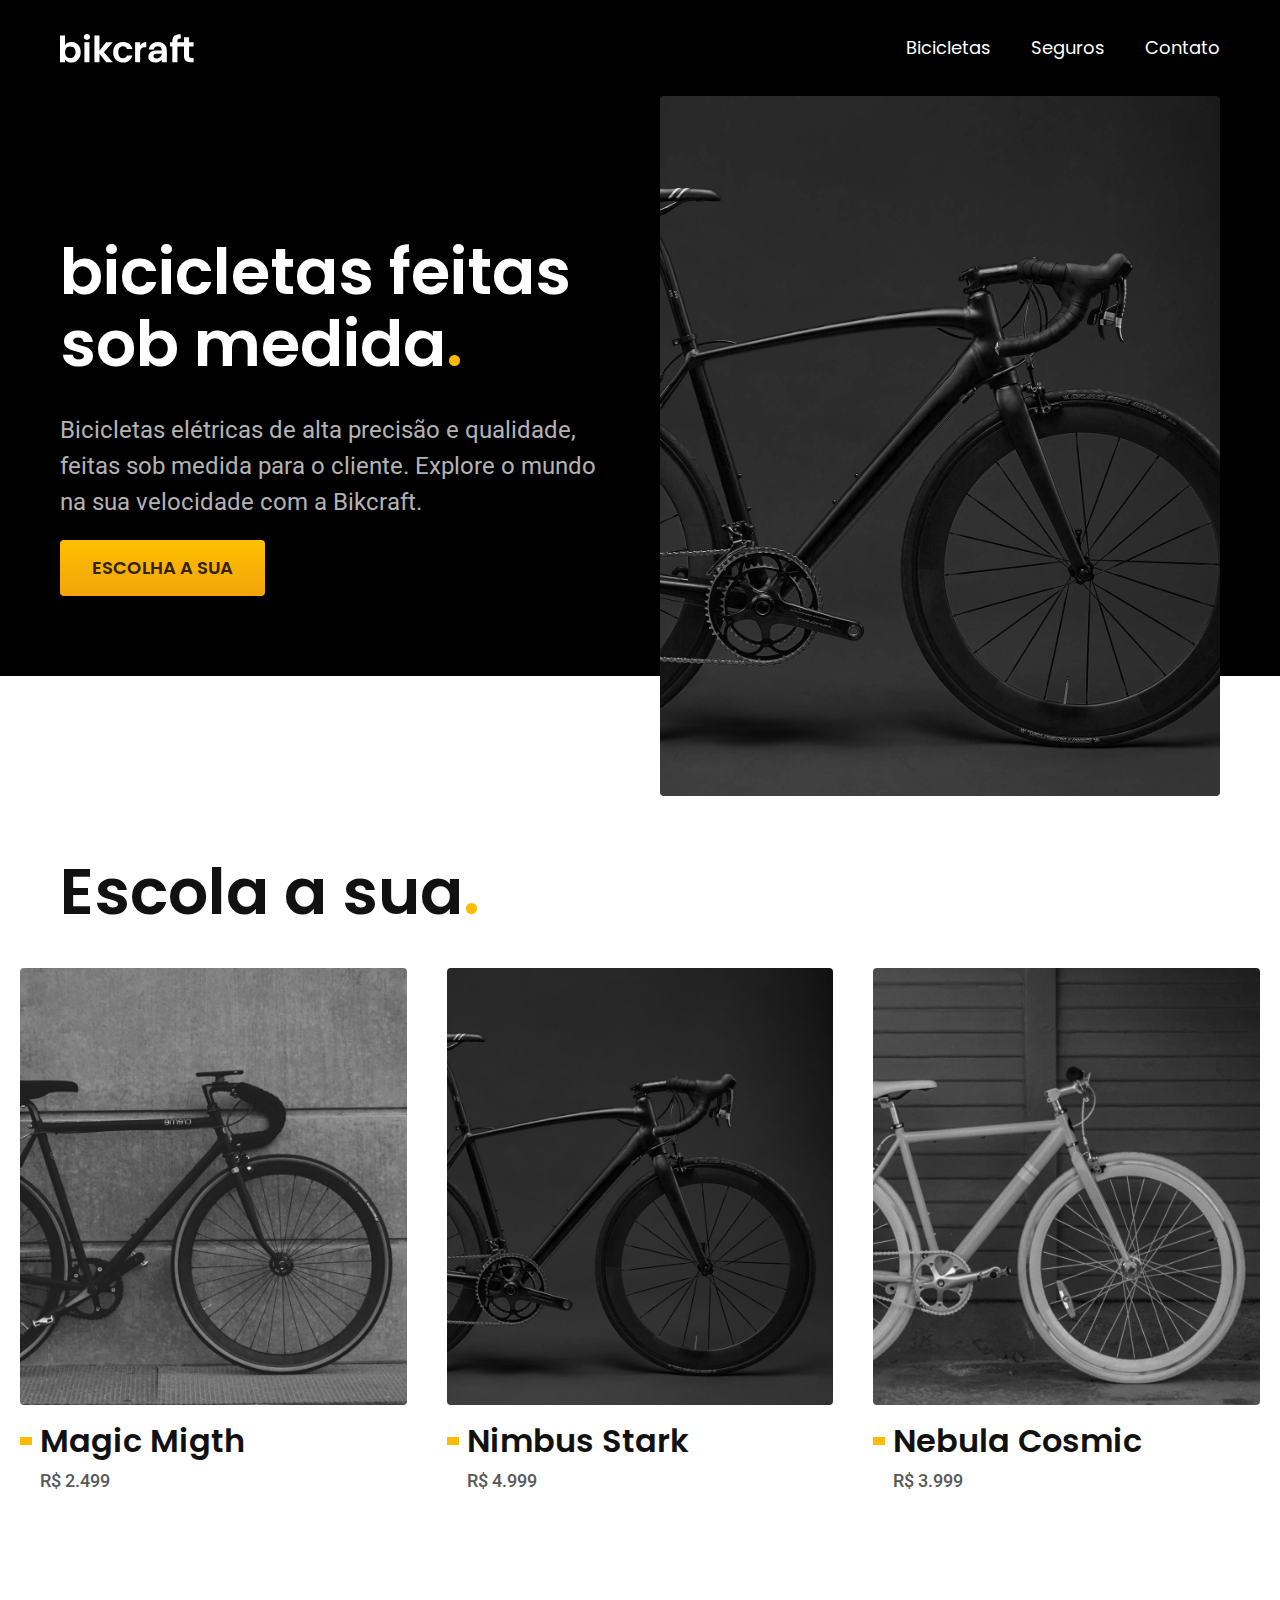
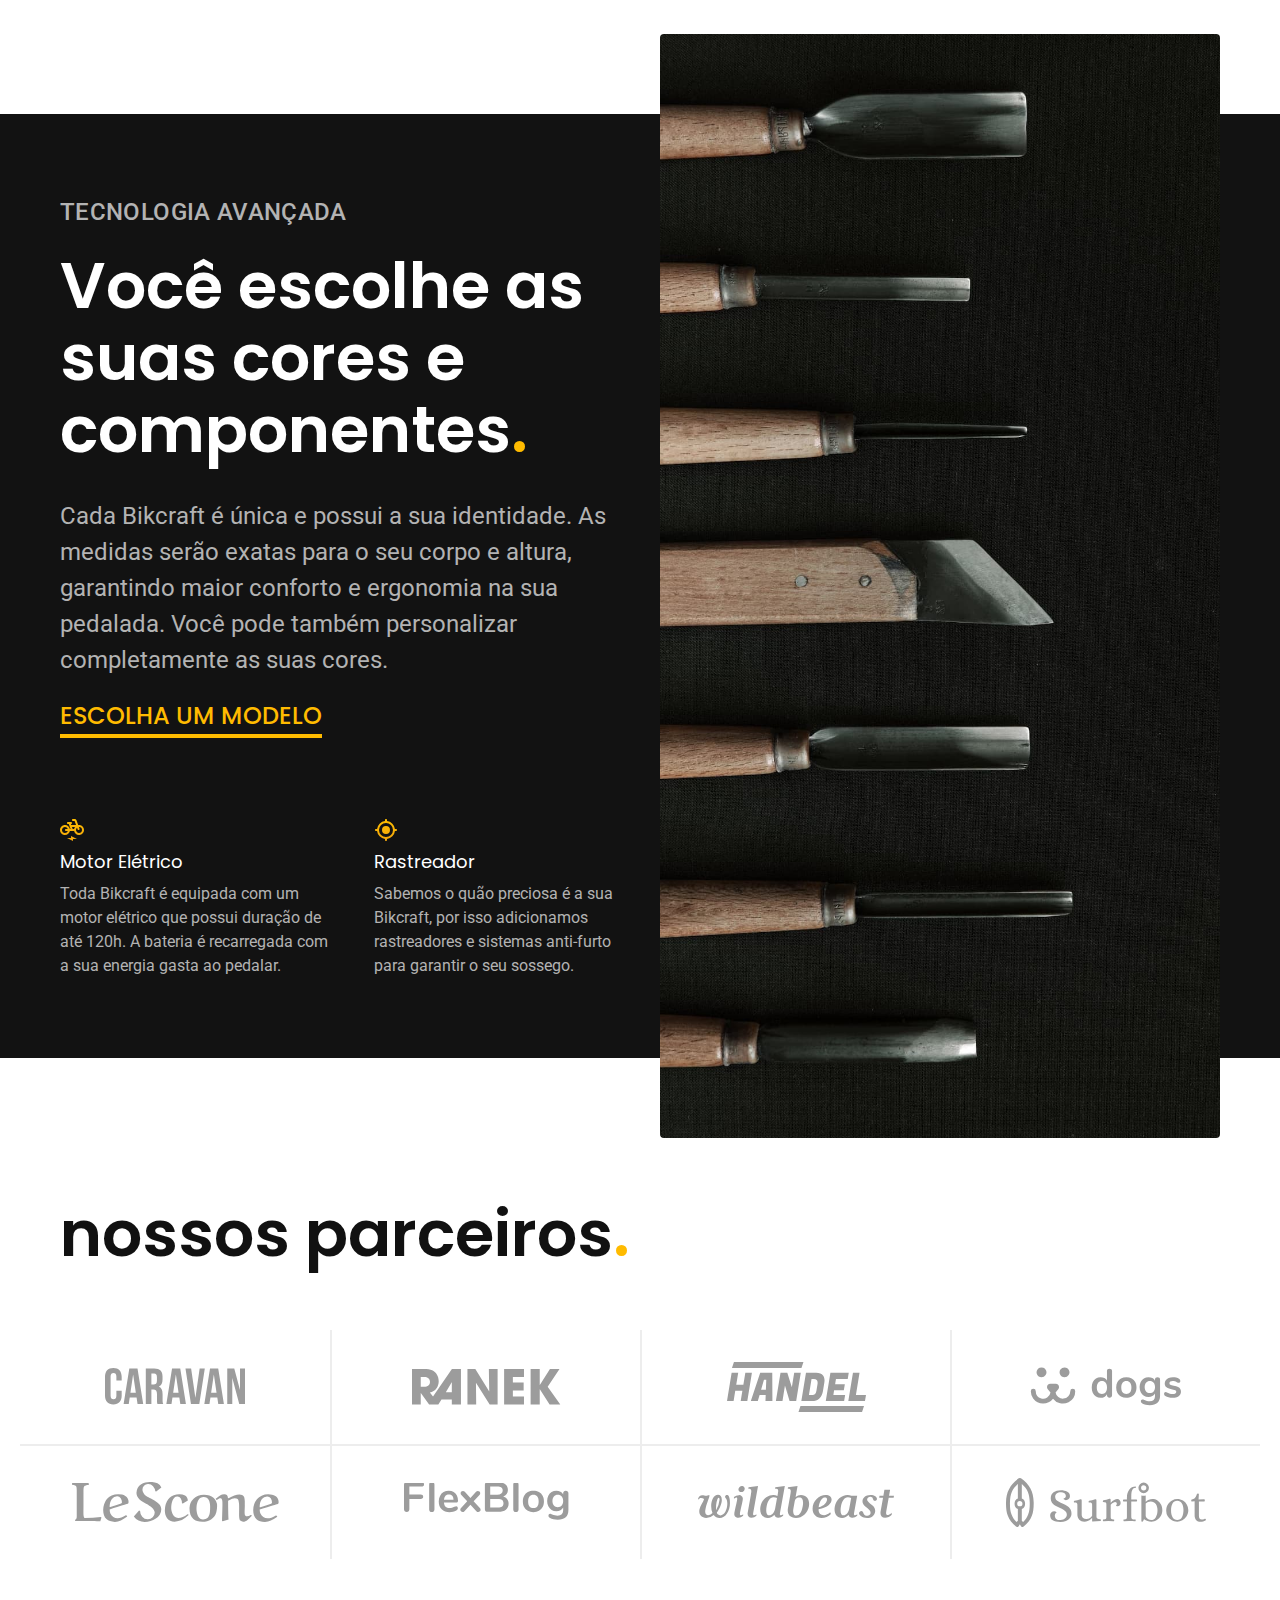
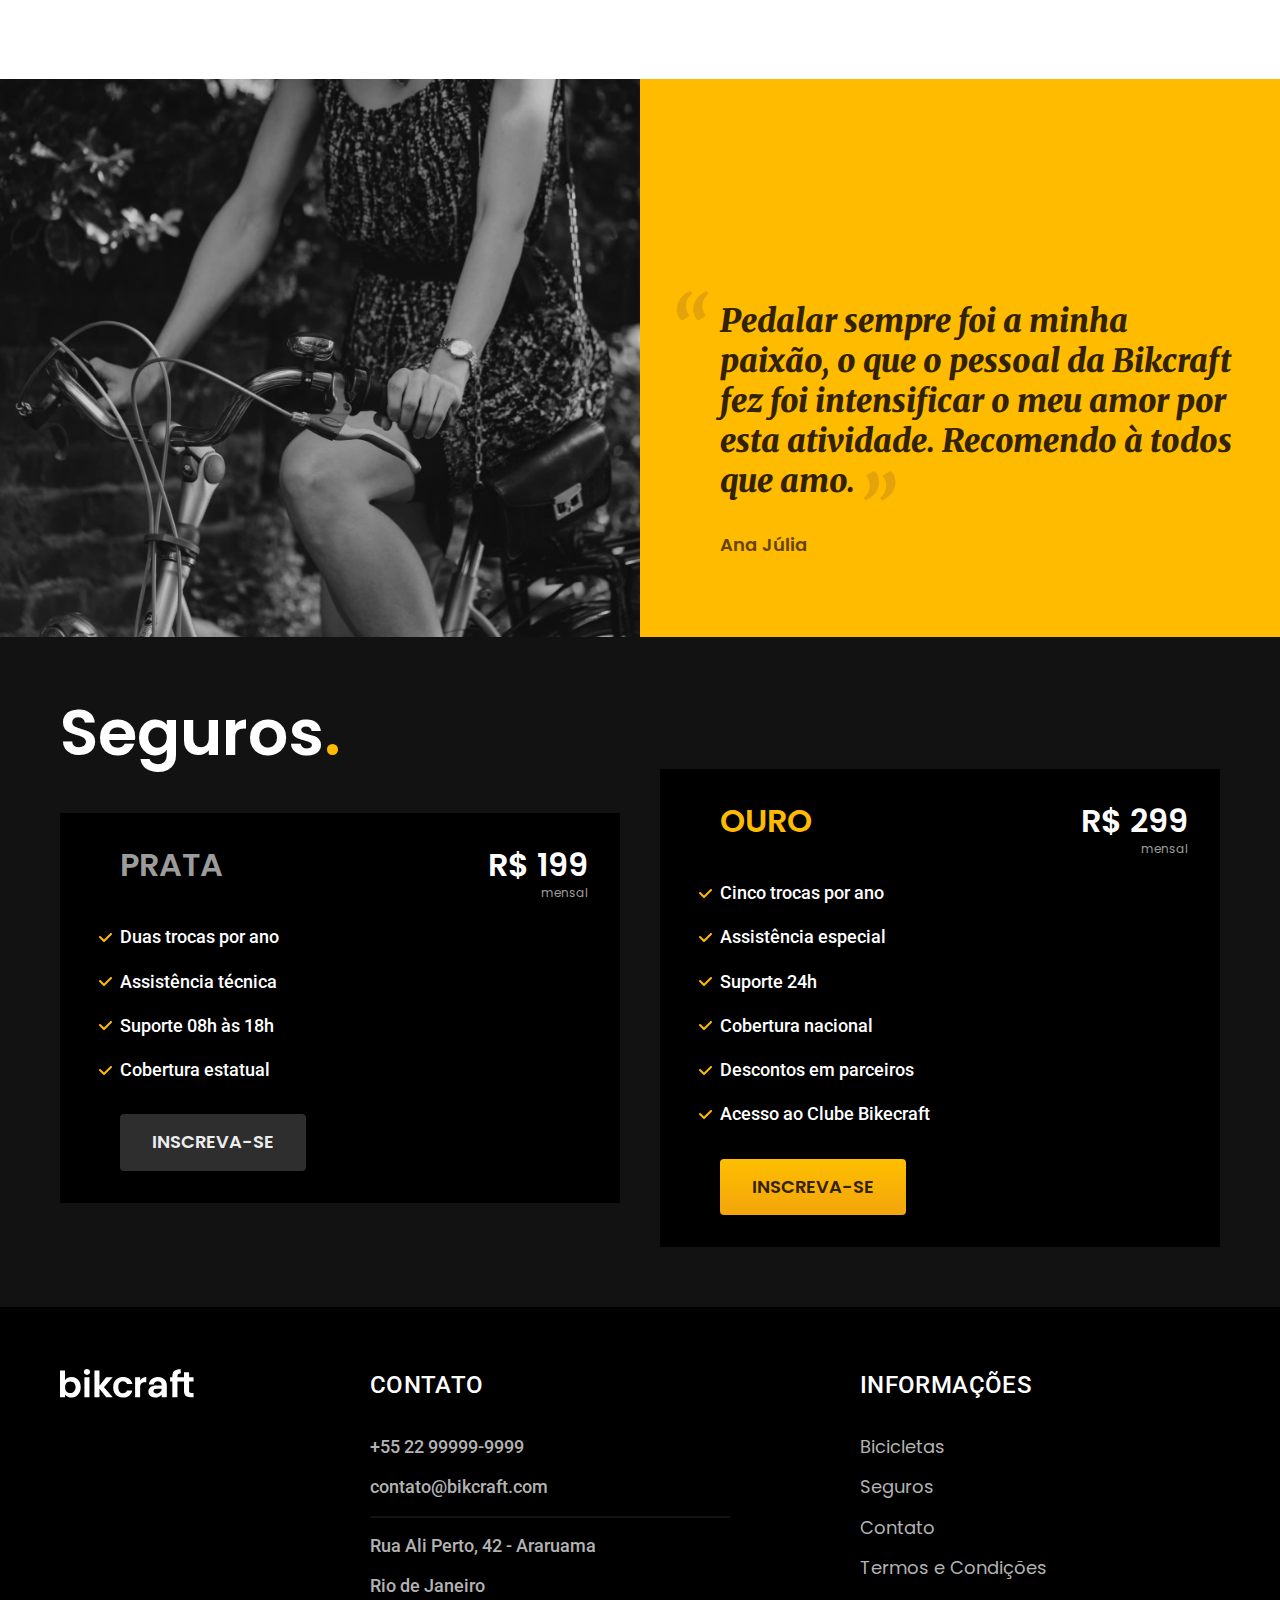
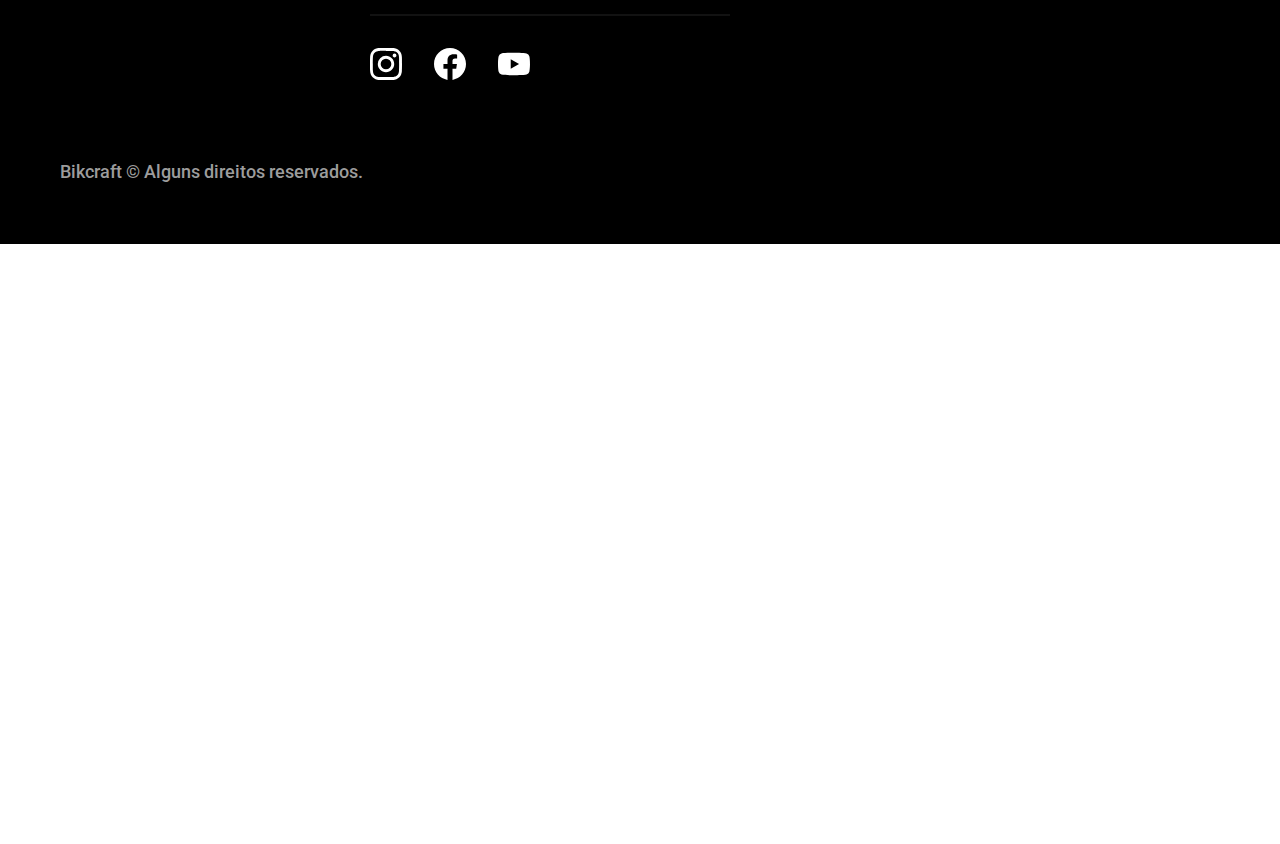
<file: index.html>
<!DOCTYPE html>
<html lang="pt-br">

<head>
  <meta charset="UTF-8" />
  <meta http-equiv="X-UA-Compatible" content="IE=edge" />
  <meta name="viewport" content="width=device-width, initial-scale=1.0" />
  <title>BikCraft - Bicicletas Elétricas</title>
  <meta name="description"
    content="Bicicletas elétricas de alta precisão e qualidade,  feitas sob medida para o cliente. Explore o mundo na sua velocidade com a Bikcraft." />
  <link rel="preconnect" href="https://fonts.googleapis.com">
  <link rel="preconnect" href="https://fonts.gstatic.com" crossorigin>
  <link
    href="https://fonts.googleapis.com/css2?family=Merriweather:ital,wght@1,900&family=Poppins:wght@400;600&family=Roboto:wght@400;500&display=swap"
    rel="stylesheet">
  <link rel="icon" href="./Favcoin.svg" type="image/svg+xml">
  <link rel="preload" href="../css/style.css" as="style">
  <link rel="stylesheet" href="../css/style.css" />

<script>document.documentElement.classList.add('js');</script>
</head>

<body>
  <header class="header-bg">
    <div class="header conteiner">
      <a href="../"><img src="../img/bikcraft.svg" alt="BikCraft" /></a>
      <nav aria-label="primaria">
        <ul class="header-menu font-1-m cor-0">
          <li><a href="../bicicletas.html">Bicicletas</a></li>
          <li><a href="../seguros.html">Seguros</a></li>
          <li><a href="../contato.html">Contato</a></li>
        </ul>
      </nav>
    </div>
  </header>

  <main class="introducao-bg">
    <div class="introducao conteiner">
      <div class="introducao-conteudo">
        <h1 class="font-1-xxl cor-0 fadeInDown" data-anime="200">
          bicicletas feitas sob medida<span class="cor-p1">.</span>
        </h1>
        <p class="font-2-l cor-5 fadeInDown" data-anime="400">
          Bicicletas elétricas de alta precisão e qualidade, feitas sob medida
          para o cliente. Explore o mundo na sua velocidade com a Bikcraft.
        </p>
        <a class="botao fadeInDown" data-anime="600" href="../bicicletas.html">Escolha a sua</a>
      </div>
      <img data-anime="800" class="fadeInDown" src="../img/fotos/introducao.jpg" alt="Bicicleta elétrica preta." />
    </div>
  </main>

  <article class="bicicletas-lista">
    <h2 class="conteiner font-1-xxl">
      Escola a sua<span class="cor-p1">.</span>
    </h2>
    <ul>
      <li>
        <a href="../bicicletas/magic.html">
          <img src="/img/bicicletas/magic-home.jpg" alt="Bicicleta preta" />
          <h3 class="font-1-xl">Magic Migth</h3>
          <span class="font-2-m cor-8">R$ 2.499</span>
        </a>
      </li>
      <li>
        <a href="../bicicletas/nimbus.html">
          <img src="/img/bicicletas/nimbus-home.jpg" alt="Bicicleta preta" />
          <h3 class="font-1-xl">Nimbus Stark</h3>
          <span class="font-2-m cor-8">R$ 4.999</span>
        </a>
      </li>
      <li>
        <a href="../bicicletas/nebula.html">
          <img src="/img/bicicletas/nebula-home.jpg" alt="Bicicleta preta" />
          <h3 class="font-1-xl">Nebula Cosmic</h3>
          <span class="font-2-m cor-8">R$ 3.999</span>
        </a>
      </li>
    </ul>
  </article>

  <article class="tecnologia-bg">
    <div class="tecnologia conteiner">
      <div class="tecnologia-conteudo">
        <span class="font-2-l-b cor-5">Tecnologia avançada</span>
        <h2 class="font-1-xxl cor-0">Você escolhe as suas cores e componentes<span class="cor-p1">.</span></h2>
        <p class="font-2-l cor-5">
          Cada Bikcraft é única e possui a sua identidade. As medidas serão
          exatas para o seu corpo e altura, garantindo maior conforto e
          ergonomia na sua pedalada. Você pode também personalizar
          completamente as suas cores.
        </p>
        <a class="link" href="../bicicletas.html">Escolha um modelo</a>
        <div class="tecnologia-vantagens">
          <div>
            <img src="../img/icones/eletrica.svg" alt="" />
            <h3 class="font-1-m cor-0">Motor Elétrico</h3>
            <p class="font-2-s cor-5">
              Toda Bikcraft é equipada com um motor elétrico que possui duração de
              até 120h. A bateria é recarregada com a sua energia gasta ao
              pedalar.
            </p>
          </div>
          <div>
            <img src="../img/icones/rastreador.svg" alt="" />
            <h3 class="font-1-m cor-0">Rastreador</h3>
            <p class="font-2-s cor-5">
              Sabemos o quão preciosa é a sua Bikcraft, por isso adicionamos
              rastreadores e sistemas anti-furto para garantir o seu sossego.
            </p>
          </div>
        </div>
      </div>
      <div class="tecnologia-imagem">
        <img src="../img/fotos/tecnologia.jpg" alt=" Bicicleta elétrica preta" />
      </div>
    </div>
  </article>

  <section class="parceiros" aria-label="Nossos Parceiros">
    <h2 class="conteiner font-1-xxl">
      nossos parceiros<span class="cor-p1">.</span>
    </h2>
    <ul>
      <li><img src="../img/parceiros/caravan.svg" alt="caravam"></li>
      <li><img src="../img/parceiros/ranek.svg" alt="ranek"></li>
      <li><img src="../img/parceiros/handel.svg" alt="handel"></li>
      <li><img src="../img/parceiros/dogs.svg" alt="dogs"></li>
      <li><img src="../img/parceiros/lescone.svg" alt="lescone"></li>
      <li><img src="../img/parceiros/flexblog.svg" alt="flexblog"></li>
      <li><img src="../img/parceiros/wildbeast.svg" alt="wildbeast"></li>
      <li><img src="../img/parceiros/surfbot.svg" alt="surfbot"></li>
    </ul>
  </section>

  <section class="depoimento" aria-label="Depoimento"">
<div>
  <img src=" ../img/fotos/depoimento.jpg" alt="Pessoa pedalando uma biscicleta Bikcraft">
    </div>
    <div class="depoimento-conteudo">
      <blockquote class="font-1-xl cor-p5">
        <p>Pedalar sempre foi a minha paixão, o que o pessoal da Bikcraft fez foi intensificar o meu amor por esta
          atividade. Recomendo à todos que amo. </p>
      </blockquote>
      <span class="font-1-m-b cor-p4">Ana Júlia</span>
    </div>
  </section>

  <article class="seguros-bg">
    <h2 class="seguros-titulo conteiner font-1-xxl cor-0">Seguros<span class="cor-p1">.</span></h2>
    <div class="seguros conteiner">
      <div class="seguros-item">
        <h3 class="font-1-xl cor-6">PRATA</h3>
        <span class="font-1-xl cor-0">R$ 199 <span class="font-1-xs cor-6">mensal</span></span>
        <ul class="font-2-m cor-0">
          <li>Duas trocas por ano</li>
          <li>Assistência técnica</li>
          <li>Suporte 08h às 18h</li>
          <li>Cobertura estatual</li>
        </ul>
        <a class="botao secundario" href="../orcamento.html">Inscreva-se</a>
      </div>
      <div class="seguros-item">
        <h3 class="font-1-xl cor-p1">OURO</h3>
        <span class="font-1-xl cor-0">R$ 299 <span class="font-1-xs cor-6">mensal</span></span>
        <ul class="font-2-m cor-0">
          <li>Cinco trocas por ano</li>
          <li>Assistência especial</li>
          <li>Suporte 24h</li>
          <li>Cobertura nacional</li>
          <li>Descontos em parceiros</li>
          <li>Acesso ao Clube Bikecraft</li>
        </ul>
        <a class="botao" href="../orcamento.html">Inscreva-se</a>
      </div>
    </div>
  </article>

  <footer class="footer-bg">
    <div class="footer conteiner">
      <img src="../img/bikcraft.svg" alt="BikCraft">
      <div class="footer-contato">
        <h3 class="font-2-l-b cor-0">Contato</h3>
        <ul class="font-2-m cor-5">
          <li><a href="tel:+5522999999999">+55 22 99999-9999</a></li>
          <li><a href="mailto:contato@bikcraft.com">contato@bikcraft.com</a></li>
          <li>Rua Ali Perto, 42 - Araruama</li>
          <li>Rio de Janeiro</li>
        </ul>
        <div class="footer-redes">
          <a href="../">
            <img src="../img/redes/instagram.svg" alt="">
          </a>
          <a href="../">
            <img src="../img/redes/facebook.svg" alt="">
          </a>
          <a href="../">
            <img src="../img/redes/youtube.svg" alt="">
          </a>
        </div>
      </div>
      <div class="foote-informacoes">
        <h3 class="font-2-l-b cor-0">Informações</h3>
        <nav>
          <ul class="font-1-m cor-5">
            <li><a href="../bicicletas.html">Bicicletas</a></li>
            <li><a href="../seguros.html">Seguros</a></li>
            <li><a href="../contato.html">Contato</a></li>
            <li><a href="../termos.html">Termos e Condições</a></li>
          </ul>
        </nav>
      </div>
      <p class="footer-copy font-2-m cor-6">Bikcraft © Alguns direitos reservados.</p>
    </div>
  </footer>
  <script src="./js/plugins/simple-anime.js"></script>
  <script src="./js/script.js"></script>
</body>

</html>
</file>
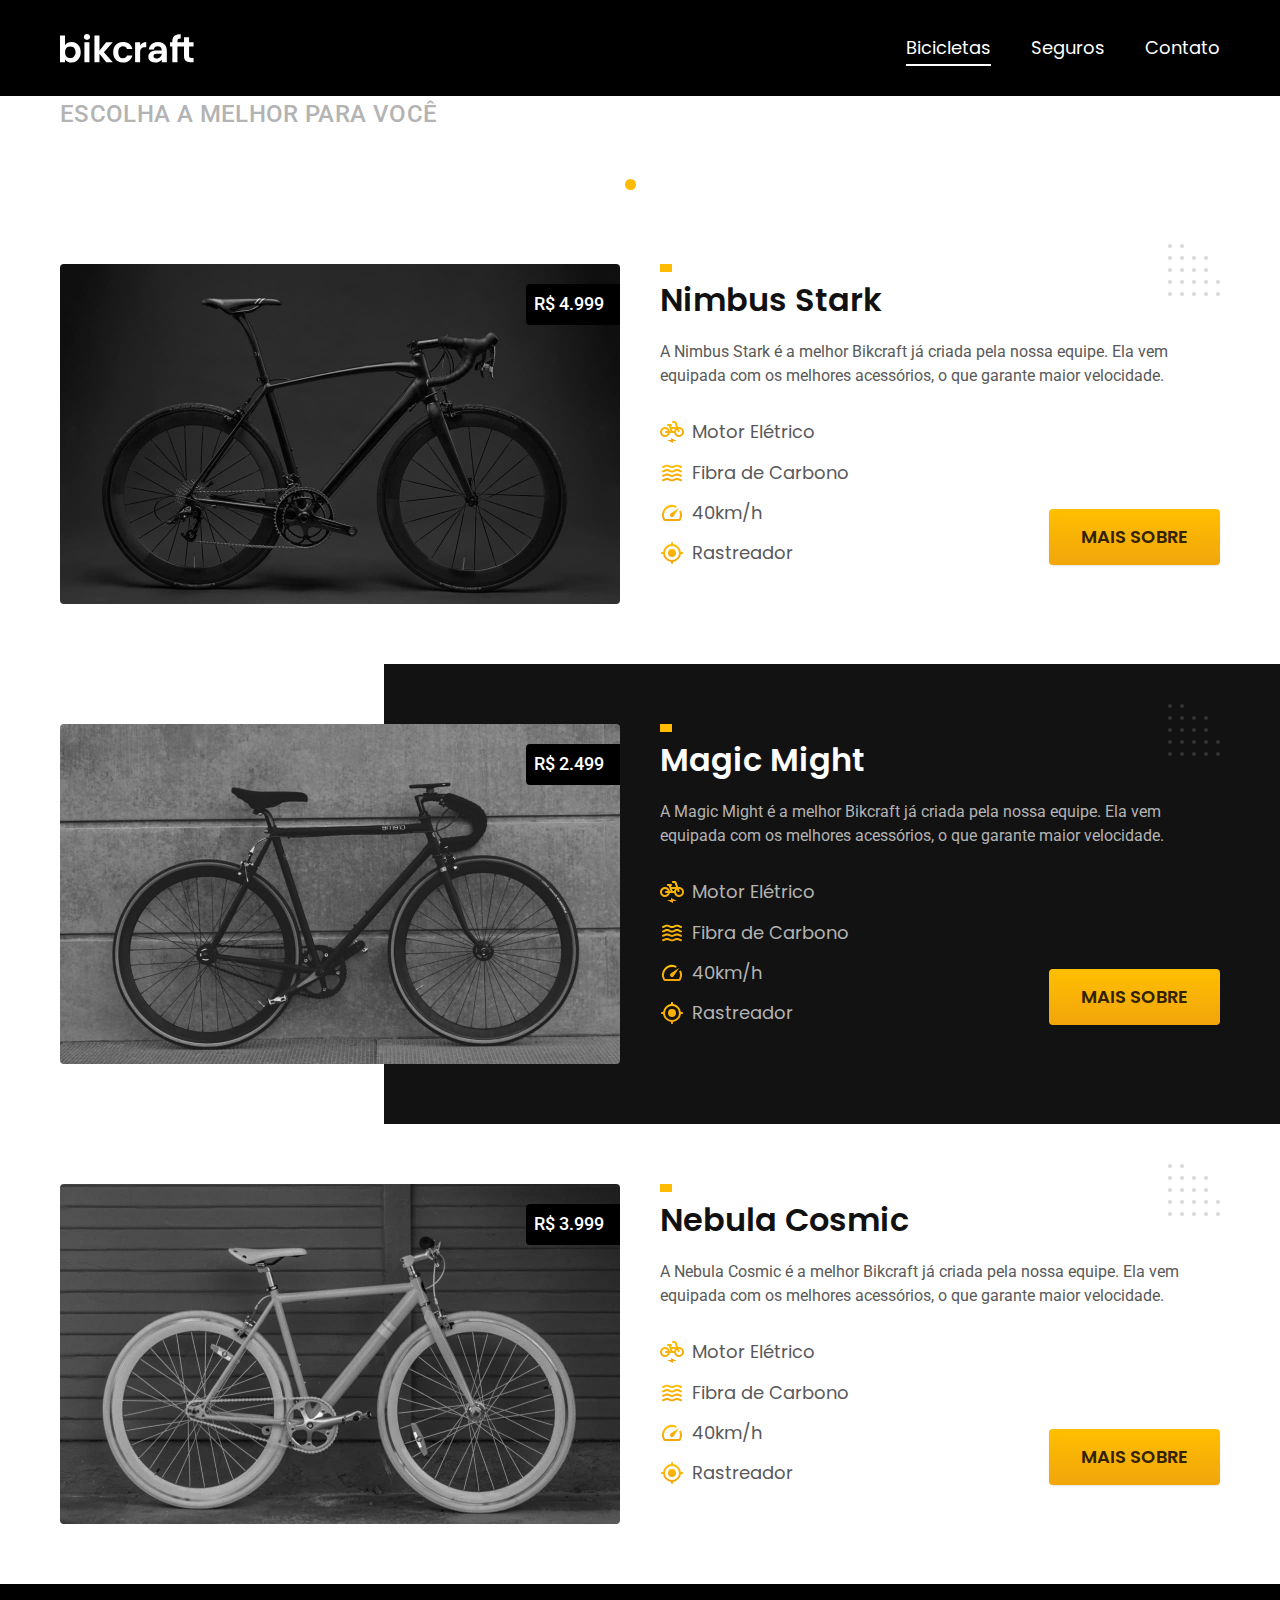
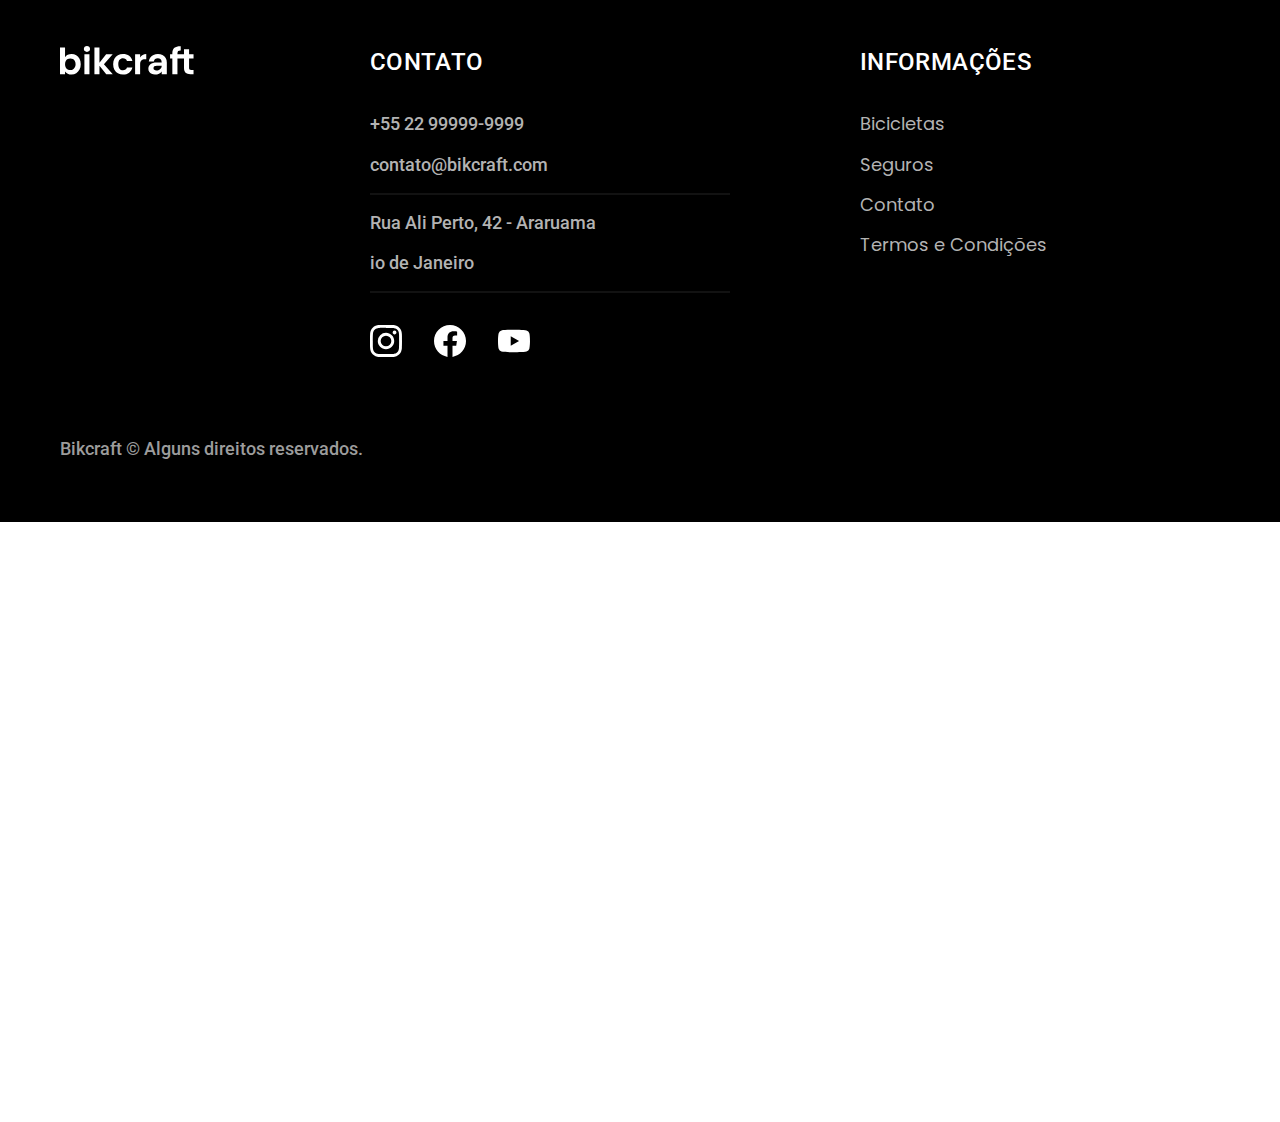
<file: bicicletas.html>
<!DOCTYPE html>
<html lang="pt-br">
  <head>
    <meta charset="UTF-8" />
    <meta http-equiv="X-UA-Compatible" content="IE=edge" />
    <meta name="viewport" content="width=device-width, initial-scale=1.0" />
    <title>Bicicletas | BikCraft</title>
    <meta name="description" content="Bicicletas." />
    <link rel="icon" href="./Favcoin.svg" type="image/svg+xml">
  <link rel="preload" href="../css/style.css" as="style">
    <link rel="stylesheet" href="../css/style.css" />
    <link rel="preconnect" href="https://fonts.googleapis.com" />
    <link rel="preconnect" href="https://fonts.gstatic.com" crossorigin />
    <link
      href="https://fonts.googleapis.com/css2?family=Merriweather:ital,wght@1,900&family=Poppins:wght@400;600&family=Roboto:wght@400;500&display=swap"
      rel="stylesheet"
    />
  <script>document.documentElement.classList.add('js');</script>
</head>

  <body id="bicicletas">
    <header class="header-bg">
      <div class="header conteiner">
        <a href="../"><img src="../img/bikcraft.svg" alt="BikCraft" /></a>
        <nav aria-label="primaria">
          <ul class="header-menu font-1-m cor-0">
            <li><a href="../bicicletas.html">Bicicletas</a></li>
            <li><a href="../seguros.html">Seguros</a></li>
            <li><a href="../contato.html">Contato</a></li>
          </ul>
        </nav>
      </div>
    </header>

    <main>
      <div class="titulo-bg">
        <div class="titulo conteiner">
          <p class="font-2-l-b cor-5 fadeInDown" data-anime="200">Escolha a melhor para você</p>
          <h1 class="font-1-xxl cor-0 fadeInDown" data-anime="400">
            nossas bicicletas<span class="cor-p1">.</span>
          </h1>
        </div>
      </div>

      <div>
        <div class="bicicletas conteiner">
          <div class="bicicletas-imagem">
            <img src="../img/bicicletas/nimbus.jpg" alt="bicicleta preta" />
            <span class="font-2-m cor-0">R$ 4.999</span>
          </div>
          <div class="bicicletas-conteudo">
            <h2 class="font-1-xl">Nimbus Stark</h2>
            <p class="font-2-s cor-8">
              A Nimbus Stark é a melhor Bikcraft já criada pela nossa equipe.
              Ela vem equipada com os melhores acessórios, o que garante maior
              velocidade.
            </p>
            <ul class="font-1-m cor-8">
              <li>
                <img src="../img/icones/eletrica.svg" alt="" />
                Motor Elétrico
              </li>
              <li>
                <img src="../img/icones/carbono.svg" alt="" />
                Fibra de Carbono
              </li>
              <li>
                <img src="../img/icones/velocidade.svg" alt="" />
                40km/h
              </li>
              <li>
                <img src="../img/icones/rastreador.svg" alt="" />
                Rastreador
              </li>
            </ul>
            <a class="botao seta" href="../bicicletas/nimbus.html">Mais Sobre</a>
          </div>
        </div>
      </div>

      <div class="bicicletas-bg">
        <div class="bicicletas conteiner">
          <div class="bicicletas-imagem">
            <img src="../img/bicicletas/magic.jpg" alt="bicicleta preta" />
            <span class="font-2-m cor-0">R$ 2.499</span>
          </div>
          <div class="bicicletas-conteudo">
            <h2 class="font-1-xl cor-0">Magic Might</h2>
            <p class="font-2-s cor-5">
              A Magic Might é a melhor Bikcraft já criada pela nossa equipe. Ela
              vem equipada com os melhores acessórios, o que garante maior
              velocidade.
            </p>
            <ul class="font-1-m cor-5">
              <li>
                <img src="../img/icones/eletrica.svg" alt="" />
                Motor Elétrico
              </li>
              <li>
                <img src="../img/icones/carbono.svg" alt="" />
                Fibra de Carbono
              </li>
              <li>
                <img src="../img/icones/velocidade.svg" alt="" />
                40km/h
              </li>
              <li>
                <img src="../img/icones/rastreador.svg" alt="" />
                Rastreador
              </li>
            </ul>
            <a class="botao seta" href="../bicicletas/magic.html">Mais Sobre</a>
          </div>
        </div>
      </div>

      <div>
        <div class="bicicletas conteiner">
          <div class="bicicletas-imagem">
            <img src="../img/bicicletas/nebula.jpg" alt="bicicleta preta" />
            <span class="font-2-m cor-0">R$ 3.999</span>
          </div>
          <div class="bicicletas-conteudo">
            <h2 class="font-1-xl">Nebula Cosmic</h2>
            <p class="font-2-s cor-8">
              A Nebula Cosmic é a melhor Bikcraft já criada pela nossa equipe.
              Ela vem equipada com os melhores acessórios, o que garante maior
              velocidade.
            </p>
            <ul class="font-1-m cor-8">
              <li>
                <img src="../img/icones/eletrica.svg" alt="" />
                Motor Elétrico
              </li>
              <li>
                <img src="../img/icones/carbono.svg" alt="" />
                Fibra de Carbono
              </li>
              <li>
                <img src="../img/icones/velocidade.svg" alt="" />
                40km/h
              </li>
              <li>
                <img src="../img/icones/rastreador.svg" alt="" />
                Rastreador
              </li>
            </ul>
            <a class="botao seta" href="../bicicletas/nebula.html">Mais Sobre</a>

          </div>
        </div>
      </div>
    </main>

    <footer class="footer-bg">
      <div class="footer conteiner">
        <img src="../img/bikcraft.svg" alt="BikCraft" />
        <div class="footer-contato">
          <h3 class="font-2-l-b cor-0">Contato</h3>
          <ul class="font-2-m cor-5">
            <li><a href="tel:+5522999999999">+55 22 99999-9999</a></li>
            <li>
              <a href="mailto:contato@bikcraft.com">contato@bikcraft.com</a>
            </li>
            <li>Rua Ali Perto, 42 - Araruama</li>
            <li>io de Janeiro</li>
          </ul>
          <div class="footer-redes">
            <a href="../">
              <img src="../img/redes/instagram.svg" alt="" />
            </a>
            <a href="../">
              <img src="../img/redes/facebook.svg" alt="" />
            </a>
            <a href="../">
              <img src="../img/redes/youtube.svg" alt="" />
            </a>
          </div>
        </div>
        <div class="foote-informacoes">
          <h3 class="font-2-l-b cor-0">Informações</h3>
          <nav>
            <ul class="font-1-m cor-5">
              <li><a href="../bicicletas.html">Bicicletas</a></li>
              <li><a href="../seguros.html">Seguros</a></li>
              <li><a href="../contato.html">Contato</a></li>
              <li><a href="../termos.html">Termos e Condições</a></li>
            </ul>
          </nav>
        </div>
        <p class="footer-copy font-2-m cor-6">
          Bikcraft © Alguns direitos reservados.
        </p>
      </div>
    </footer>
    <script src="./js/plugins/simple-anime.js"></script>
    <script src="./js/script.js"></script>
</body>
</html>
</file>
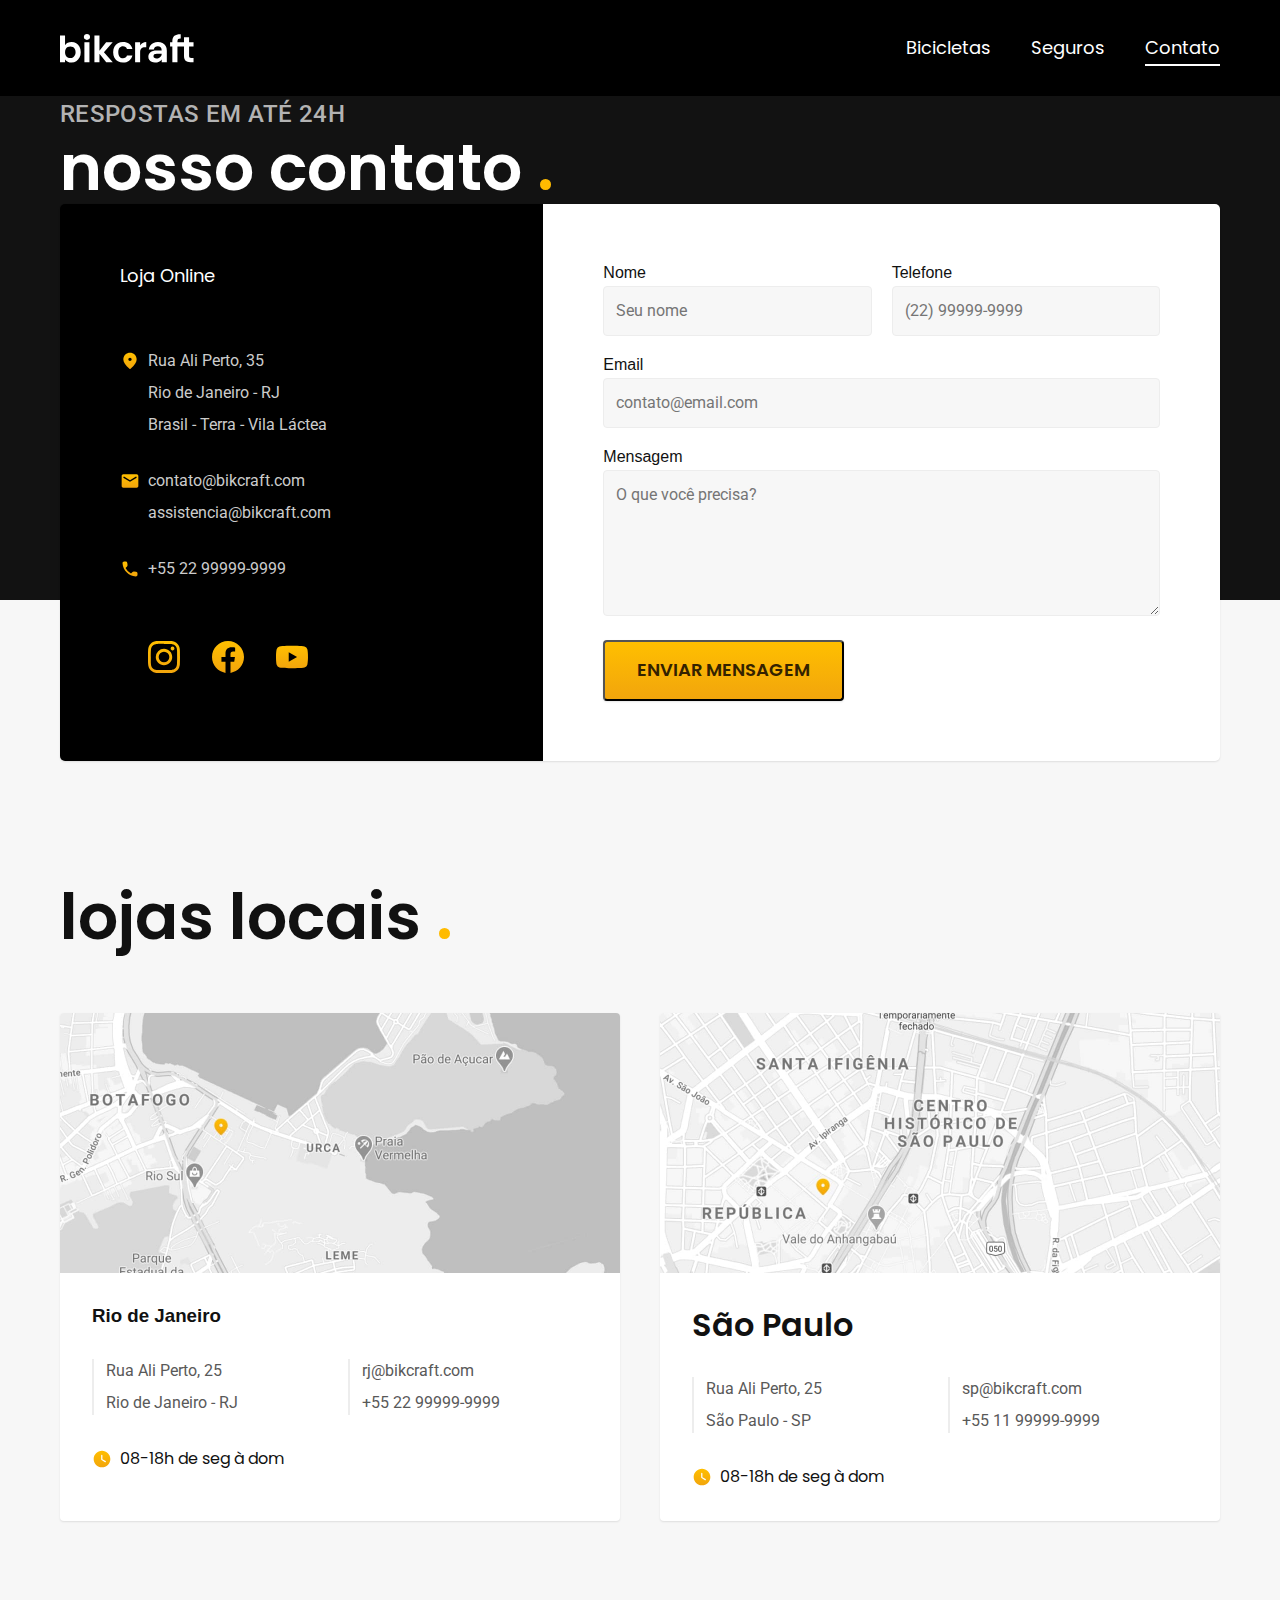
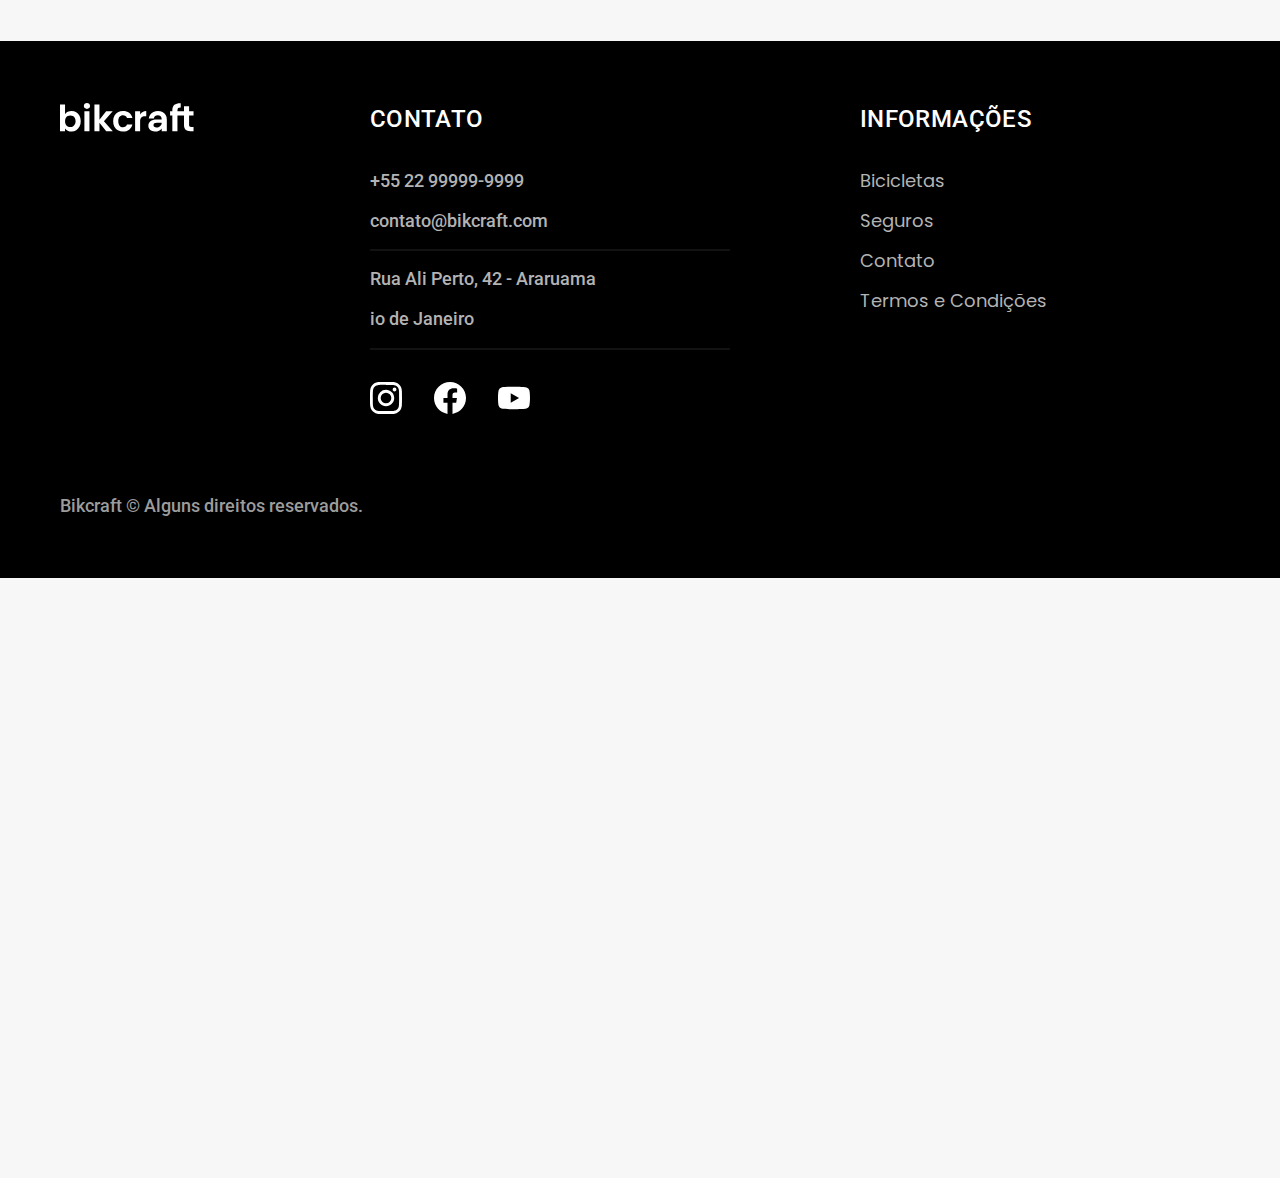
<file: contato.html>
<!DOCTYPE html>
<html lang="pt-br">
  <head>
    <meta charset="UTF-8" />
    <meta http-equiv="X-UA-Compatible" content="IE=edge" />
    <meta name="viewport" content="width=device-width, initial-scale=1.0" />
    <title>Contato | BikCraft</title>
    <meta name="description" content="Contato." />
    <link rel="icon" href="./Favcoin.svg" type="image/svg+xml">
  <link rel="preload" href="../css/style.css" as="style">
    <link rel="stylesheet" href="../css/style.css" />
    <link rel="preconnect" href="https://fonts.googleapis.com" />
    <link rel="preconnect" href="https://fonts.gstatic.com" crossorigin />
    <link
      href="https://fonts.googleapis.com/css2?family=Merriweather:ital,wght@1,900&family=Poppins:wght@400;600&family=Roboto:wght@400;500&display=swap"
      rel="stylesheet"
    />
  <script>document.documentElement.classList.add('js');</script>
</head>

  <body id="contato">
    <header class="header-bg">
      <div class="header conteiner">
        <a href="../"><img src="../img/bikcraft.svg" alt="BikCraft" /></a>
        <nav aria-label="primaria">
          <ul class="header-menu font-1-m cor-0">
            <li><a href="../bicicletas.html">Bicicletas</a></li>
            <li><a href="../seguros.html">Seguros</a></li>
            <li><a href="../contato.html">Contato</a></li>
          </ul>
        </nav>
      </div>
    </header>
    <main>
      <div class="titulo-bg">
        <div class="titulo conteiner">
          <p class="font-2-l-b cor-5">RESPOSTAS EM ATÉ 24H</p>
          <h1 class="font-1-xxl cor-0">
            nosso contato <span class="cor-p1">.</span>
          </h1>
        </div>
      </div>

      <div class="contato conteiner">
        <section class="contato-dados" aria-label="Endereço">
          <h2 class="font-1-m cor-0">Loja Online</h2>
          <div class="contato-endereco font-2-s cor-4">
            <p>Rua Ali Perto, 35 </p>
            <p>Rio de Janeiro - RJ</p>
            <p>Brasil - Terra - Vila Láctea</p>
          </div>

          <address class="contato-meios font-2-s cor-4">
            <a href="mailto:contato@bikcraft.com">contato@bikcraft.com</a>
            <a href="mailto:assistencia@bikcraft.com">assistencia@bikcraft.com</a>
            <a href="tel:+5522999999999">+55 22 99999-9999</a>
          </address>

          <div class="contato-redes">
            <a href="../">
              <img src="../img/redes/instagram-p.svg" alt="" />
            </a>
            <a href="../">
              <img src="../img/redes/facebook-p.svg" alt="" />
            </a>
            <a href="../">
              <img src="../img/redes/youtube-p.svg" alt="" />
            </a>
          </div>

        </section>
        <section class="contato-formulario" aria-label="Formulário">
          <form class="form" action="./contato.html">
            <div>
              <label for="nome">Nome</label>
            <input type="text" id="nome" name="nome" placeholder="Seu nome">
            </div>
            <div>
              <label for="telefone">Telefone</label>
            <input type="text" id="telefone" name="telefone" placeholder="(22) 99999-9999">
            </div>
            <div class="col-2">
              <label for="email">Email</label>
            <input type="email" id="email" name="email" placeholder="contato@email.com">
            </div>
            <div class="col-2">
              <label for="mensagem">Mensagem</label>
            <textarea rows="5" id="mensagem" name="mensagem" placeholder="O que você precisa?"></textarea>
          </div>
          <button class="botao col-2">Enviar Mensagem</button>
        </form>
        </section>
      </div>

      <article class="lojas conteiner">

        <h2 class="font-1-xxl">lojas locais <span class="cor-p1">.</span></h2>

        <div class="lojas-item">
          <img src="./img/lojas/rj.jpg" alt="mapa marcando o endereço em Rua Ali perto, 25 Rio de Janeiro - RJ">
          <div class="lojas-conteudo">
            <h3 class="font">Rio de Janeiro</h3> 
          <div class="lojas-dados font-2-s cor-8">
            <p>Rua Ali Perto, 25</p>
            <p>Rio de Janeiro - RJ</p>
          </div>
          <div class="lojas-dados font-2-s cor-8">
            <a href="mailto:rj@bikcraft.com">rj@bikcraft.com</a>
            <a href="tel:+5522999999999">+55 22 99999-9999</a>
          </div>
          <p class="lojas-tempo font-1-s"><img src="./img/icones/horario.svg" alt="">08-18h de seg à dom</p>
        </div>
        </div>

        <div class="lojas-item">
          <img src="./img/lojas/sp.jpg" alt="mapa marcando o endereço em Rua Ali perto, 25 São Paulo - SP">
          <div class="lojas-conteudo">
            <h3 class="font-1-xl">São Paulo</h3>
          <div class="lojas-dados font-2-s cor-8">
            <p>Rua Ali Perto, 25</p>
            <p>São Paulo - SP</p>
          </div>
          <div class="lojas-dados font-2-s cor-8">
            <a href="mailto:sp@bikcraft.com">sp@bikcraft.com</a>
            <a href="tel:+5511999999999">+55 11 99999-9999</a>
          </div>
          <p class="lojas-tempo font-1-s"><img src="./img/icones/horario.svg" alt="">08-18h de seg à dom</p>
        </div>
        </div>
      </div>
      </article>

    </main>
    <footer class="footer-bg">
      <div class="footer conteiner">
        <img src="../img/bikcraft.svg" alt="BikCraft" />
        <div class="footer-contato">
          <h3 class="font-2-l-b cor-0">Contato</h3>
          <ul class="font-2-m cor-5">
            <li><a href="tel:+5522999999999">+55 22 99999-9999</a></li>
            <li>
              <a href="mailto:contato@bikcraft.com">contato@bikcraft.com</a>
            </li>
            <li>Rua Ali Perto, 42 - Araruama</li>
            <li>io de Janeiro</li>
          </ul>
          <div class="footer-redes">
            <a href="../">
              <img src="../img/redes/instagram.svg" alt="" />
            </a>
            <a href="../">
              <img src="../img/redes/facebook.svg" alt="" />
            </a>
            <a href="../">
              <img src="../img/redes/youtube.svg" alt="" />
            </a>
          </div>
        </div>
        <div class="foote-informacoes">
          <h3 class="font-2-l-b cor-0">Informações</h3>
          <nav>
            <ul class="font-1-m cor-5">
              <li><a href="../bicicletas.html">Bicicletas</a></li>
              <li><a href="../seguros.html">Seguros</a></li>
              <li><a href="../contato.html">Contato</a></li>
              <li><a href="../termos.html">Termos e Condições</a></li>
            </ul>
          </nav>
        </div>
        <p class="footer-copy font-2-m cor-6">
          Bikcraft © Alguns direitos reservados.
        </p>
      </div>
    </footer>
    <script src="./js/script.js"></script>
</body>
</html>
</file>
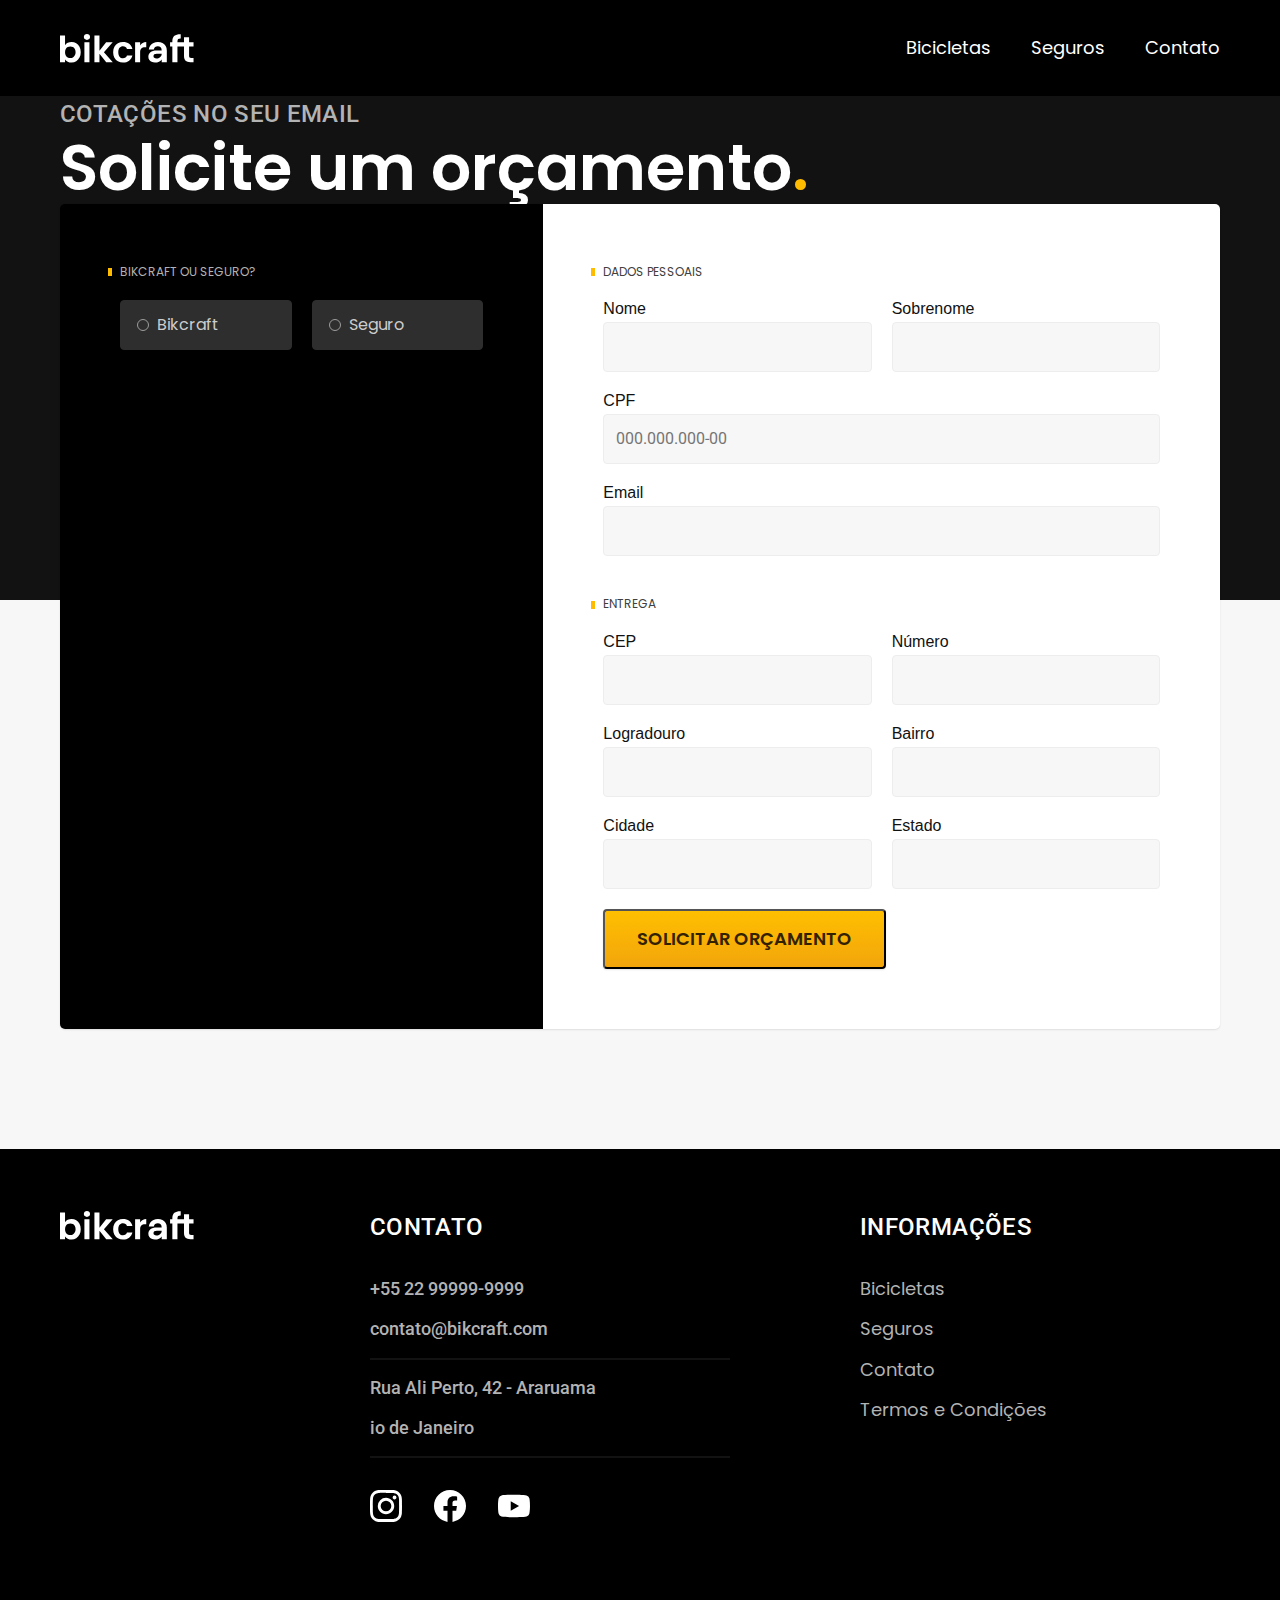
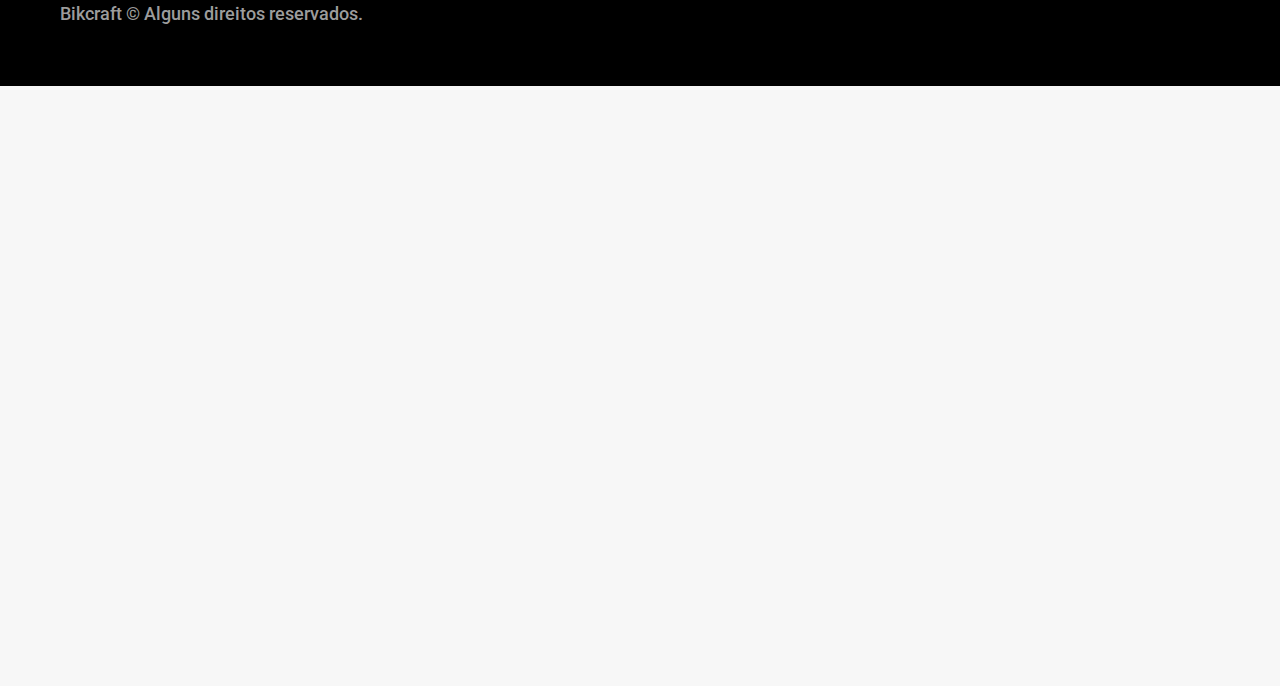
<file: orcamento.html>
<!DOCTYPE html>
<html lang="pt-br">
  <head>
    <meta charset="UTF-8" />
    <meta http-equiv="X-UA-Compatible" content="IE=edge" />
    <meta name="viewport" content="width=device-width, initial-scale=1.0" />
    <title>Orçamentos | BikCraft</title>
    <meta name="description" content="Termos e condições." />
    <link rel="icon" href="./Favcoin.svg" type="image/svg+xml">
  <link rel="preload" href="../css/style.css" as="style">
    <link rel="stylesheet" href="../css/style.css" />
    <link rel="preconnect" href="https://fonts.googleapis.com" />
    <link rel="preconnect" href="https://fonts.gstatic.com" crossorigin />
    <link
      href="https://fonts.googleapis.com/css2?family=Merriweather:ital,wght@1,900&family=Poppins:wght@400;600&family=Roboto:wght@400;500&display=swap"
      rel="stylesheet"
    />
  <script>document.documentElement.classList.add('js');</script>
</head>

  <body id="orcamento">
    <header class="header-bg">
      <div class="header conteiner">
        <a href="../"><img src="../img/bikcraft.svg" alt="bikCraft" /></a>
        <nav aria-label="primaria">
          <ul class="header-menu font-1-m cor-0">
            <li><a href="../bicicletas.html">Bicicletas</a></li>
            <li><a href="../seguros.html">Seguros</a></li>
            <li><a href="../contato.html">Contato</a></li>
          </ul>
        </nav>
      </div>
    </header>
    <main>
      <div class="titulo-bg">
        <div class="titulo conteiner">
          <p class="font-2-l-b cor-5">cotações no seu email</p>
          <h1 class="font-1-xxl cor-0">
            Solicite um orçamento<span class="cor-p1">.</span>
          </h1>
        </div>
      </div>

      <form class="orcamento conteiner" action="./">
        <div class="orcamento-produto">
          <h2 class="font-1-xs cor-5">Bikcraft ou Seguro?</h2>

          <input type="radio" name="tipo" value="bikcraft" id="bikcraft"/>
          <label for="bikcraft">Bikcraft</label>

          <input type="radio" name="tipo" value="seguro" id="seguro" />
          <label for="seguro">Seguro</label>

          <div class="orcamento-conteudo" id="orcamento-bikcraft">
            <h2 class="font-1-xs cor-5">Escolha a sua</h2>

          <input type="radio" name="produto" value="nimbus" id="nimbus" />
          <label for="nimbus">Nimbus Stark <span>R$ 4.999</span></label>
          <div class="orcamento-detalhes">
            <ul class="font-1-xs cor-8">
              <li><img src="./img/icones/eletrica.svg" alt="">Motor Elétrico</li>
              <li><img src="./img/icones/carbono.svg" alt="">Fibra de Carbono</li>
              <li><img src="./img/icones/velocidade.svg" alt="">50 km/h</li>
              <li><img src="./img/icones/rastreador.svg" alt="">Rastreador</li>
            </ul>
            <img src="./img/bicicletas/nimbus.jpg" alt="bicicleta preta">
          </div>

          <input type="radio" name="produto" value="magic" id="magic" />
          <label for="magic">Magic Might <span>R$ 2.499</span></label>
          <div class="orcamento-detalhes">
            <ul class="font-1-xs cor-8">
              <li><img src="./img/icones/eletrica.svg" alt="">Motor Elétrico</li>
              <li><img src="./img/icones/carbono.svg" alt="">Fibra de Carbono</li>
              <li><img src="./img/icones/velocidade.svg" alt="">45 km/h</li>
              <li><img src="./img/icones/rastreador.svg" alt="">Rastreador</li>
            </ul>
            <img src="./img/bicicletas/magic.jpg" alt="bicicleta preta">
          </div>

          <input type="radio" name="produto" value="nebula" id="nebula" />
          <label for="nebula">Nebula Cosmic <span>R$ 3.999</span></label>
          <div class="orcamento-detalhes">
            <ul class="font-1-xs cor-8">
              <li><img src="./img/icones/eletrica.svg" alt="">Motor Elétrico</li>
              <li><img src="./img/icones/carbono.svg" alt="">Fibra de Carbono</li>
              <li><img src="./img/icones/velocidade.svg" alt="">40 km/h</li>
              <li><img src="./img/icones/rastreador.svg" alt="">Rastreador</li>
            </ul>
            <img src="./img/bicicletas/nebula.jpg" alt="bicicleta branca">
          </div>

          </div>

          <div class="orcamento-conteudo" id="orcamento-seguro">
            <h2 class="font-1-xs cor-5">Escolha o plano</h2>

            <input type="radio" name="produto" value="prata" id="prata" />
          <label for="prata">Prata <span>R$ 199</span></label>

          <input type="radio" name="produto" value="ouro" id="ouro" />
          <label for="ouro">Ouro <span>R$ 299</span></label>
          </div>
        </div>

        <div class="orcamento-dados form">
          <h2 class="font-1-xs cor-9 col-2">dados pessoais</h2>
          <div>
            <label for="nome">Nome</label>
            <input type="text" id="nome" name="nome" />
          </div>
          <div>
            <label for="sobrenome">Sobrenome</label>
            <input type="text" id="sobrenome" name="sobrenome" />
          </div>
          <div class="col-2">
            <label for="cpf">CPF</label>
            <input
              type="text"
              id="cpf"
              name="cpf"
              placeholder="000.000.000-00"
            />
          </div>
          <div class="col-2">
            <label for="email">Email</label>
            <input type="email" id="email" name="email" />
          </div>

          <h2 class="font-1-xs cor-9 col-2">entrega</h2>
          <div>
            <label for="cep">CEP</label>
            <input type="text" id="cep" name="cep" />
          </div>
          <div>
            <label for="numero">Número</label>
            <input type="text" id="numero" name="numero" />
          </div>
          <div>
            <label for="logradouro">Logradouro</label>
            <input type="text" id="logradouro" name="logradouro" />
          </div>
          <div>
            <label for="bairro">Bairro</label>
            <input type="text" id="bairro" name="bairro" />
          </div>
          <div>
            <label for="cidade">Cidade</label>
            <input type="text" id="cidade" name="cidade" />
          </div>
          <div>
            <label for="estado">Estado</label>
            <input type="text" id="estado" ame="estado" />
          </div>
          <button class="botao col-2">Solicitar Orçamento</button>
        </div>
      </form>
    </main>
    <footer class="footer-bg">
      <div class="footer conteiner">
        <img src="../img/bikcraft.svg" alt="bikCraft" />
        <div class="footer-contato">
          <h3 class="font-2-l-b cor-0">Contato</h3>
          <ul class="font-2-m cor-5">
            <li><a href="tel:+5522999999999">+55 22 99999-9999</a></li>
            <li>
              <a href="mailto:contato@bikcraft.com">contato@bikcraft.com</a>
            </li>
            <li>Rua Ali Perto, 42 - Araruama</li>
            <li>io de Janeiro</li>
          </ul>
          <div class="footer-redes">
            <a href="../">
              <img src="../img/redes/instagram.svg" alt="" />
            </a>
            <a href="../">
              <img src="../img/redes/facebook.svg" alt="" />
            </a>
            <a href="../">
              <img src="../img/redes/youtube.svg" alt="" />
            </a>
          </div>
        </div>
        <div class="foote-informacoes">
          <h3 class="font-2-l-b cor-0">Informações</h3>
          <nav>
            <ul class="font-1-m cor-5">
              <li><a href="../bicicletas.html">Bicicletas</a></li>
              <li><a href="../seguros.html">Seguros</a></li>
              <li><a href="../contato.html">Contato</a></li>
              <li><a href="../termos.html">Termos e Condições</a></li>
            </ul>
          </nav>
        </div>
        <p class="footer-copy font-2-m cor-6">
          Bikcraft © Alguns direitos reservados.
        </p>
      </div>
    </footer>
    <script src="./js/script.js"></script>
</body>
</html>
</file>
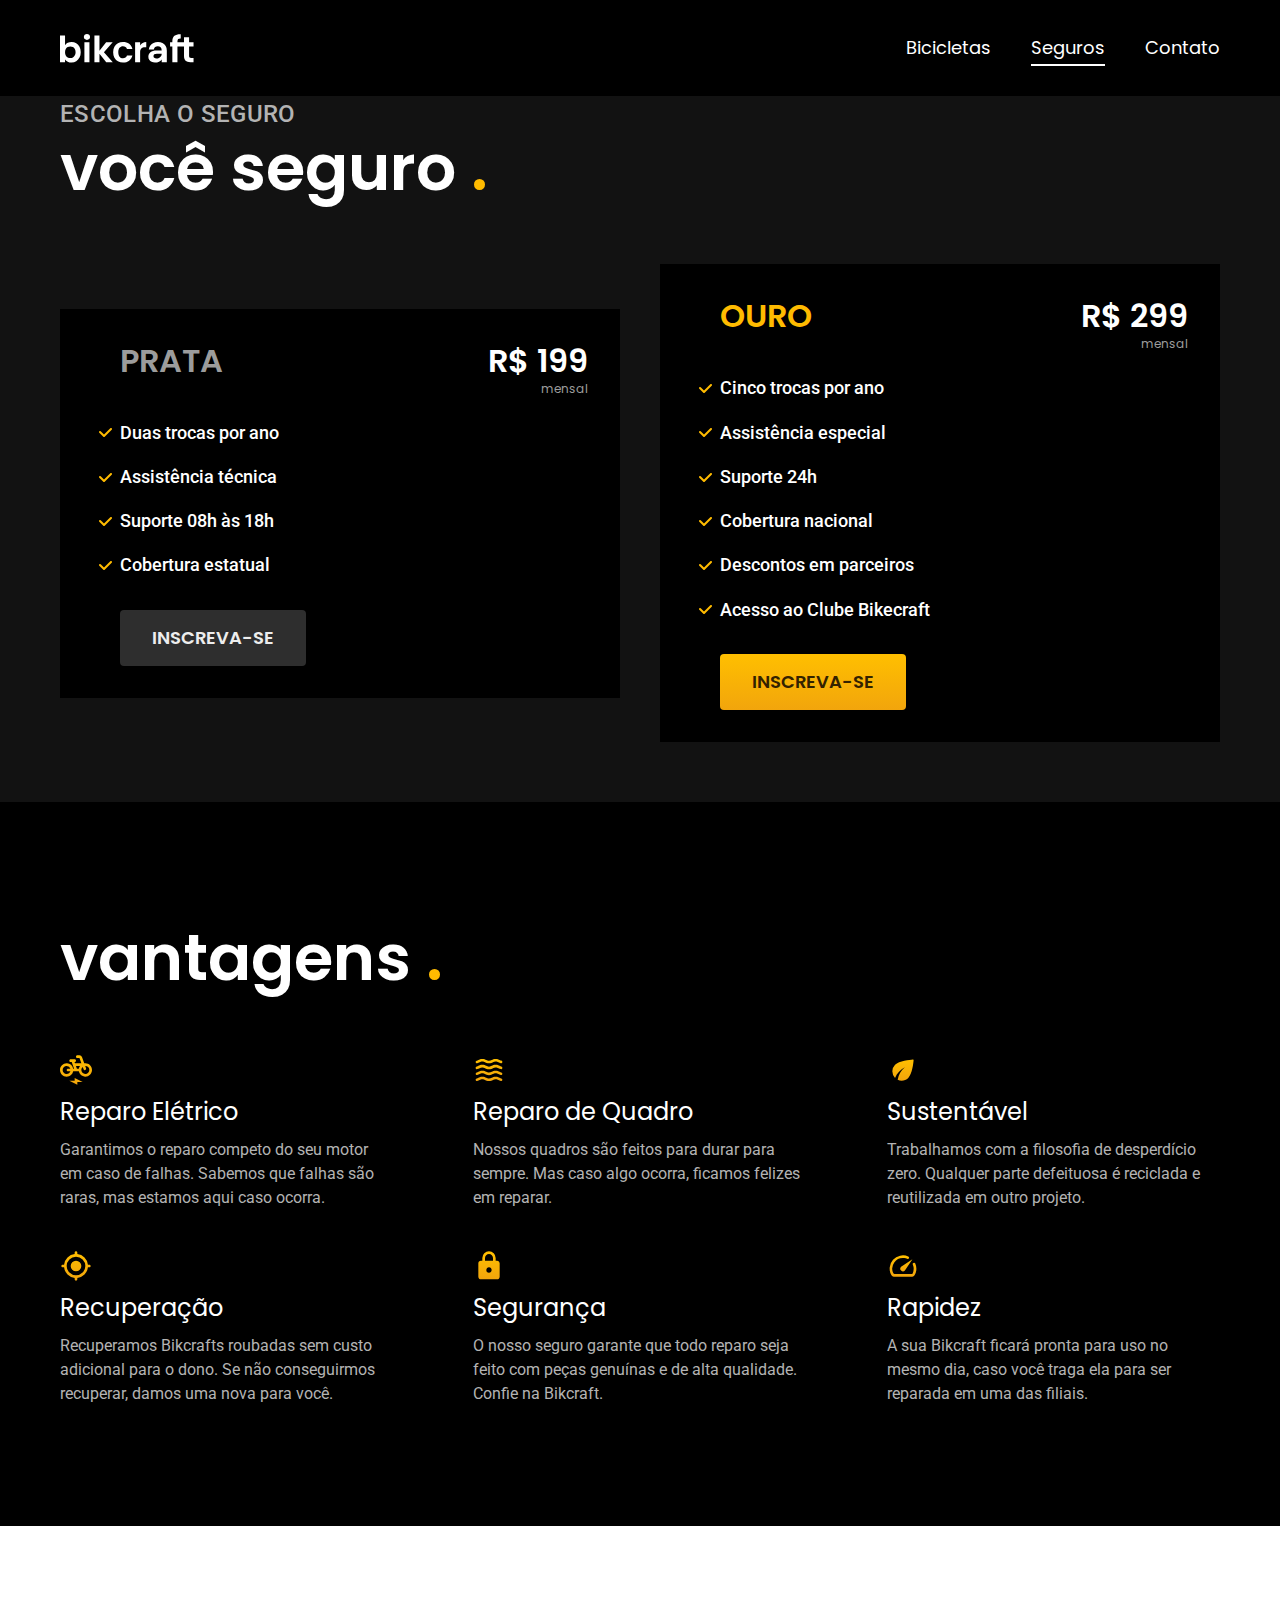
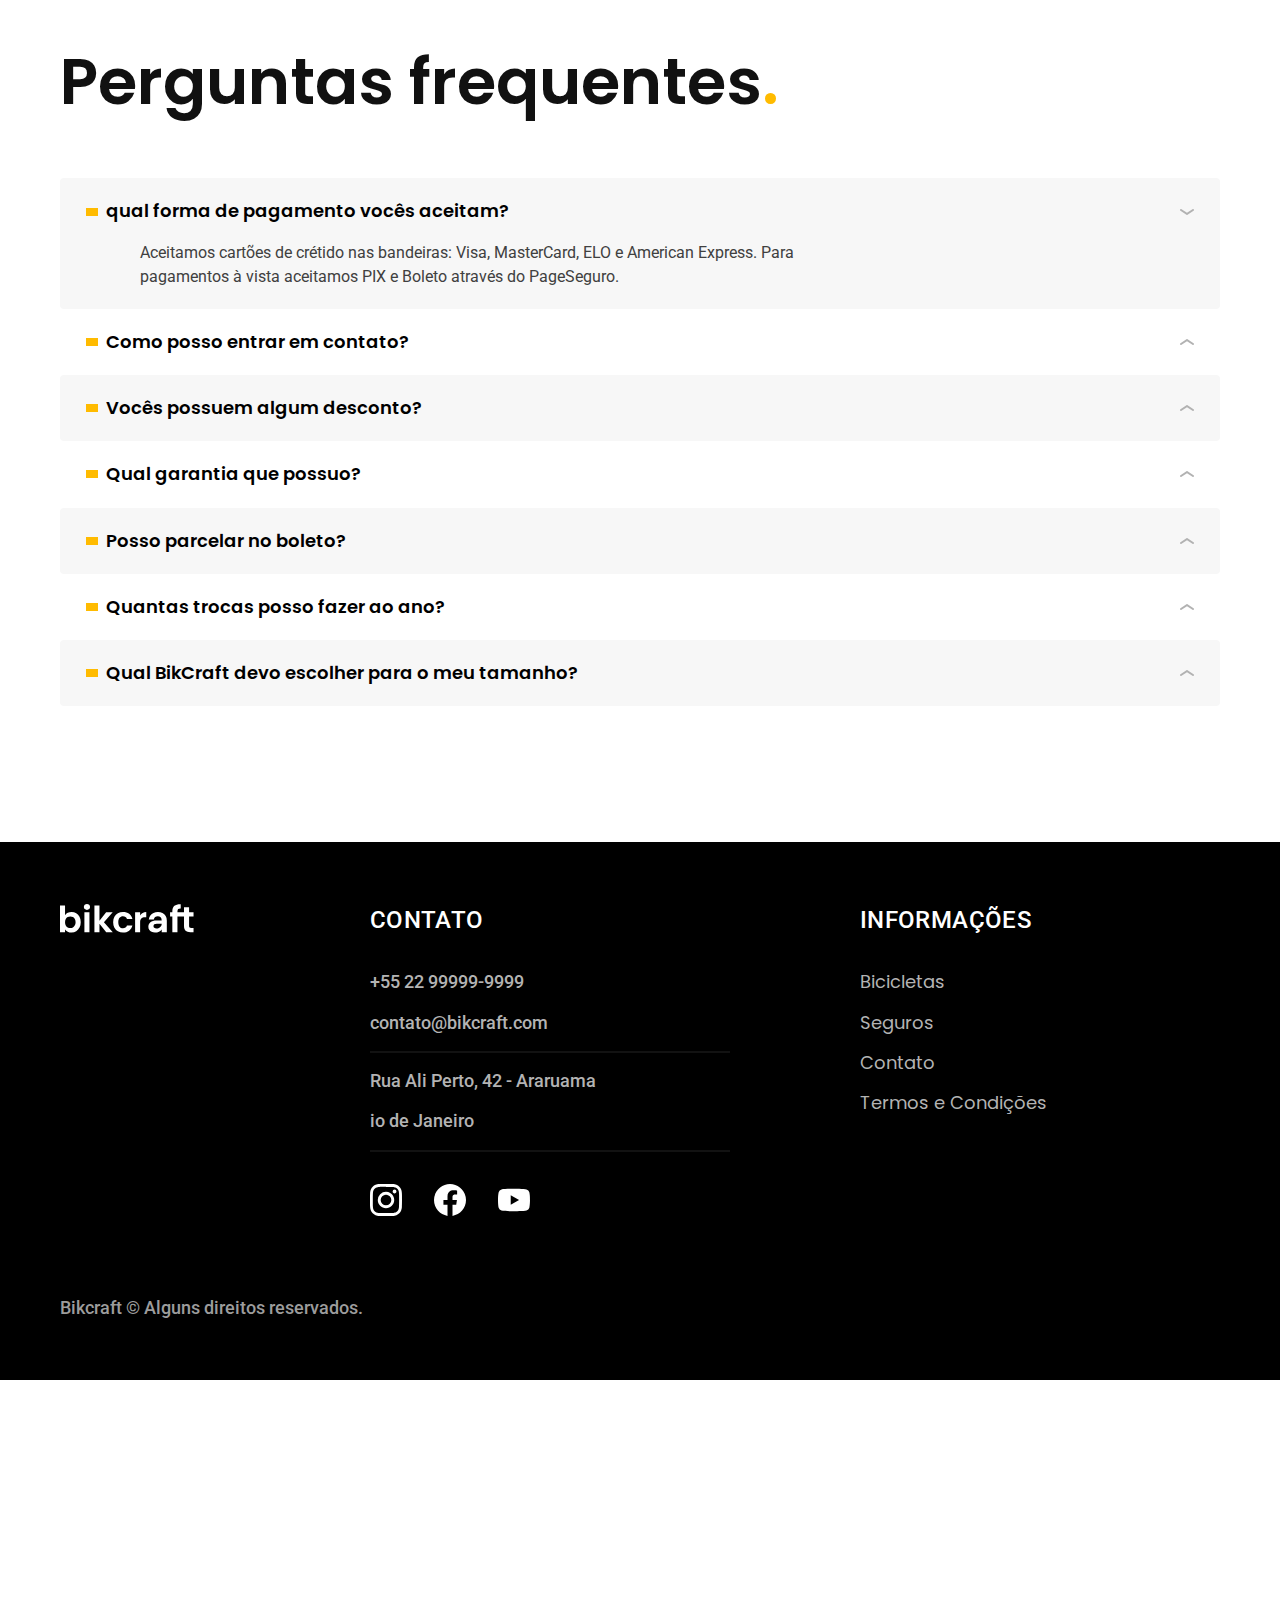
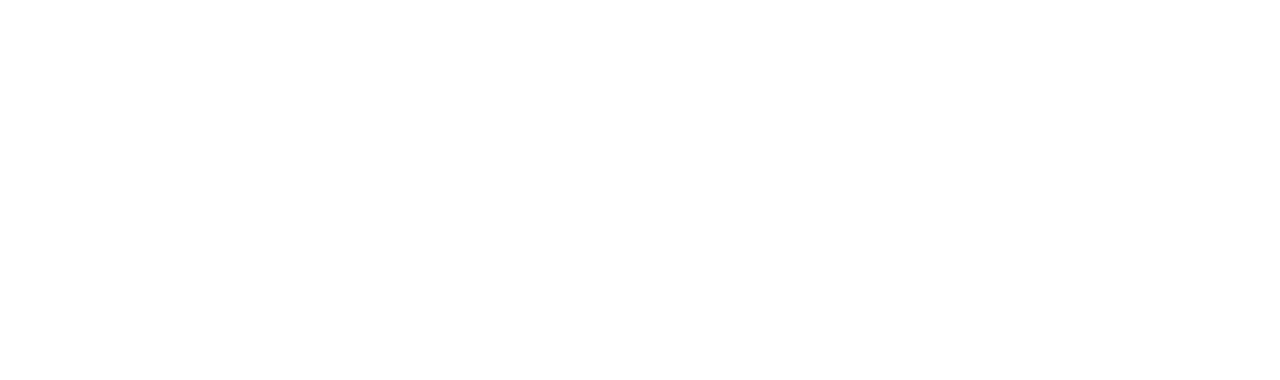
<file: seguros.html>
<!DOCTYPE html>
<html lang="pt-br">
  <head>
    <meta charset="UTF-8" />
    <meta http-equiv="X-UA-Compatible" content="IE=edge" />
    <meta name="viewport" content="width=device-width, initial-scale=1.0" />
    <title>Seguros | BikCraft</title>
    <meta name="description" content="Seguros." />
    <link rel="icon" href="./Favcoin.svg" type="image/svg+xml">
  <link rel="preload" href="../css/style.css" as="style">
    <link rel="stylesheet" href="../css/style.css" />
    <link rel="preconnect" href="https://fonts.googleapis.com" />
    <link rel="preconnect" href="https://fonts.gstatic.com" crossorigin />
    <link
      href="https://fonts.googleapis.com/css2?family=Merriweather:ital,wght@1,900&family=Poppins:wght@400;600&family=Roboto:wght@400;500&display=swap"
      rel="stylesheet"
    />
  <script>document.documentElement.classList.add('js');</script>
</head>

  <body id="seguros">
    <header class="header-bg">
      <div class="header conteiner">
        <a href="../"><img src="../img/bikcraft.svg" alt="BikCraft" /></a>
        <nav aria-label="primaria">
          <ul class="header-menu font-1-m cor-0">
            <li><a href="../bicicletas.html">Bicicletas</a></li>
            <li><a href="../seguros.html">Seguros</a></li>
            <li><a href="../contato.html">Contato</a></li>
          </ul>
        </nav>
      </div>
    </header>

    <main class="seguros-bg">
      <div class="titulo-bg">
        <div class="titulo conteiner">
          <p class="font-2-l-b cor-5">Escolha o seguro</p>
          <h1 class="font-1-xxl cor-0">
            você seguro <span class="cor-p1">.</span>
          </h1>
        </div>
      </div>

      <div class="seguros conteiner">
        <div class="seguros-item fadeInLeft" data-anime="200">
          <h3 class="font-1-xl cor-6">PRATA</h3>
          <span class="font-1-xl cor-0"
            >R$ 199 <span class="font-1-xs cor-6">mensal</span></span
          >
          <ul class="font-2-m cor-0">
            <li>Duas trocas por ano</li>
            <li>Assistência técnica</li>
            <li>Suporte 08h às 18h</li>
            <li>Cobertura estatual</li>
          </ul>
          <a class="botao secundario" href="../orcamento.html?tipo=seguro&produto=prata">Inscreva-se</a>
        </div>
        <div class="seguros-item fadeInRight" data-anime="400">
          <h3 class="font-1-xl cor-p1">OURO</h3>
          <span class="font-1-xl cor-0"
            >R$ 299 <span class="font-1-xs cor-6">mensal</span></span
          >
          <ul class="font-2-m cor-0">
            <li>Cinco trocas por ano</li>
            <li>Assistência especial</li>
            <li>Suporte 24h</li>
            <li>Cobertura nacional</li>
            <li>Descontos em parceiros</li>
            <li>Acesso ao Clube Bikecraft</li>
          </ul>
          <a class="botao" href="../orcamento.html?tipo=seguro&produto=ouro">Inscreva-se</a>
        </div>
      </div>
    </main>

    <article class="vantagens-bg">
      <div class="vantagens">
        <div class="vantagens conteiner">
          <h2 class="font-1-xxl cor-0">
            vantagens <span class="cor-p1">.</span>
          </h2>
          <ul>
            <li>
              <img src="../img/icones/eletrica.svg" alt="" />
              <h3 class="font-1-l cor-0">Reparo Elétrico</h3>
              <p class="font-2-s cor-5">
                Garantimos o reparo competo do seu motor em caso de falhas.
                Sabemos que falhas são raras, mas estamos aqui caso ocorra.
              </p>
            </li>
            <li>
              <img src="../img/icones/carbono.svg" alt="" />
              <h3 class="font-1-l cor-0">Reparo de Quadro</h3>
              <p class="font-2-s cor-5">
                Nossos quadros são feitos para durar para sempre. Mas caso algo
                ocorra, ficamos felizes em reparar.
              </p>
            </li>
            <li>
              <img src="../img/icones/sustentavel.svg" alt="" />
              <h3 class="font-1-l cor-0">Sustentável</h3>
              <p class="font-2-s cor-5">
                Trabalhamos com a filosofia de desperdício zero. Qualquer parte
                defeituosa é reciclada e reutilizada em outro projeto.
              </p>
            </li>
            <li>
              <img src="../img/icones/rastreador.svg" alt="" />
              <h3 class="font-1-l cor-0">Recuperação</h3>
              <p class="font-2-s cor-5">
                Recuperamos Bikcrafts roubadas sem custo adicional para o dono.
                Se não conseguirmos recuperar, damos uma nova para você.
              </p>
            </li>
            <li>
              <img src="../img/icones/seguro.svg " alt="" />
              <h3 class="font-1-l cor-0">Segurança</h3>
              <p class="font-2-s cor-5">
                O nosso seguro garante que todo reparo seja feito com peças
                genuínas e de alta qualidade. Confie na Bikcraft.
              </p>
            </li>
            <li>
              <img src="../img/icones/velocidade.svg" alt="" />
              <h3 class="font-1-l cor-0">Rapidez</h3>
              <p class="font-2-s cor-5">
                A sua Bikcraft ficará pronta para uso no mesmo dia, caso você
                traga ela para ser reparada em uma das filiais.
              </p>
            </li>
          </ul>
        </div>
      </div>
    </article>

    <article class="perguntas conteiner">
      <h2 class="font-1-xxl">
        Perguntas frequentes<span class="cor-p1">.</span>
      </h2>
      <dl>
        <div>
          <dt></dt><button class="font-1-m-b" aria-controls="pergunta1" aria-expanded="true">qual forma de pagamento vocês aceitam?</button></dt>
          <dd id="pergunta1" class="font-2-s cor-9 ativa">
            Aceitamos cartões de crétido nas bandeiras: Visa, MasterCard, ELO e
            American Express. Para pagamentos à vista aceitamos PIX e Boleto
            através do PageSeguro.
          </dd>
        </div>
        <div>
          <dt><button class="font-1-m-b" aria-controls="pergunta2" aria-expanded="false">Como posso entrar em contato? </button></dt>
          <dd id="pergunta2" class="font-2-s cor-9">
            Aceitamos cartões de crétido nas bandeiras: Visa, MasterCard, ELO e
            American Express. Para pagamentos à vista aceitamos PIX e Boleto
            através do PageSeguro.
          </dd>
        </div>
        <div>
          <dt><button class="font-1-m-b" aria-controls="pergunta3" aria-expanded="false">Vocês possuem algum desconto?</button></dt>
          <dd id="pergunta3" class="font-2-s cor-9">
            Aceitamos cartões de crétido nas bandeiras: Visa, MasterCard, ELO e
            American Express. Para pagamentos à vista aceitamos PIX e Boleto
            através do PageSeguro.
          </dd>
        </div>
        <div>
          <dt><button class="font-1-m-b" aria-controls="pergunta4" aria-expanded="false">Qual garantia que possuo?</button></dt>
          <dd id="pergunta4" class="font-2-s cor-9">
            Aceitamos cartões de crétido nas bandeiras: Visa, MasterCard, ELO e
            American Express. Para pagamentos à vista aceitamos PIX e Boleto
            através do PageSeguro.
          </dd>
        </div>
        <div>
          <dt><button class="font-1-m-b" aria-controls="pergunta5" aria-expanded="false">Posso parcelar no boleto?</button></dt>
          <dd id="pergunta5" class="font-2-s cor-9">
            Aceitamos cartões de crétido nas bandeiras: Visa, MasterCard, ELO e
            American Express. Para pagamentos à vista aceitamos PIX e Boleto
            através do PageSeguro.
          </dd>
        </div>
        <div>
          <dt><button class="font-1-m-b" aria-controls="pergunta6" aria-expanded="false">Quantas trocas posso fazer ao ano?</button></dt>
          <dd id="pergunta6" class="font-2-s cor-9">
            Aceitamos cartões de crétido nas bandeiras: Visa, MasterCard, ELO e
            American Express. Para pagamentos à vista aceitamos PIX e Boleto
            através do PageSeguro.
          </dd>
        </div>
        <div>
          <dt><button class="font-1-m-b" aria-controls="pergunta7" aria-expanded="false">Qual BikCraft devo escolher para o meu tamanho?</button></dt>
          <dd id="pergunta7" class="font-2-s cor-9">
            Aceitamos cartões de crétido nas bandeiras: Visa, MasterCard, ELO e
            American Express. Para pagamentos à vista aceitamos PIX e Boleto
            através do PageSeguro.
          </dd>
        </div>
      </dl>
    </article>

    <footer class="footer-bg">
      <div class="footer conteiner">
        <img src="../img/bikcraft.svg" alt="BikCraft" />
        <div class="footer-contato">
          <h3 class="font-2-l-b cor-0">Contato</h3>
          <ul class="font-2-m cor-5">
            <li><a href="tel:+5522999999999">+55 22 99999-9999</a></li>
            <li>
              <a href="mailto:contato@bikcraft.com">contato@bikcraft.com</a>
            </li>
            <li>Rua Ali Perto, 42 - Araruama</li>
            <li>io de Janeiro</li>
          </ul>
          <div class="footer-redes">
            <a href="../">
              <img src="../img/redes/instagram.svg" alt="" />
            </a>
            <a href="../">
              <img src="../img/redes/facebook.svg" alt="" />
            </a>
            <a href="../">
              <img src="../img/redes/youtube.svg" alt="" />
            </a>
          </div>
        </div>
        <div class="foote-informacoes">
          <h3 class="font-2-l-b cor-0">Informações</h3>
          <nav>
            <ul class="font-1-m cor-5">
              <li><a href="../bicicletas.html">Bicicletas</a></li>
              <li><a href="../seguros.html">Seguros</a></li>
              <li><a href="../contato.html">Contato</a></li>
              <li><a href="../termos.html">Termos e Condições</a></li>
            </ul>
          </nav>
        </div>
        <p class="footer-copy font-2-m cor-6">
          Bikcraft © Alguns direitos reservados.
        </p>
      </div>
    </footer>
    <script src="./js/plugins/simple-anime.js"></script>
    <script src="./js/script.js"></script>
</body>
</html>
</file>
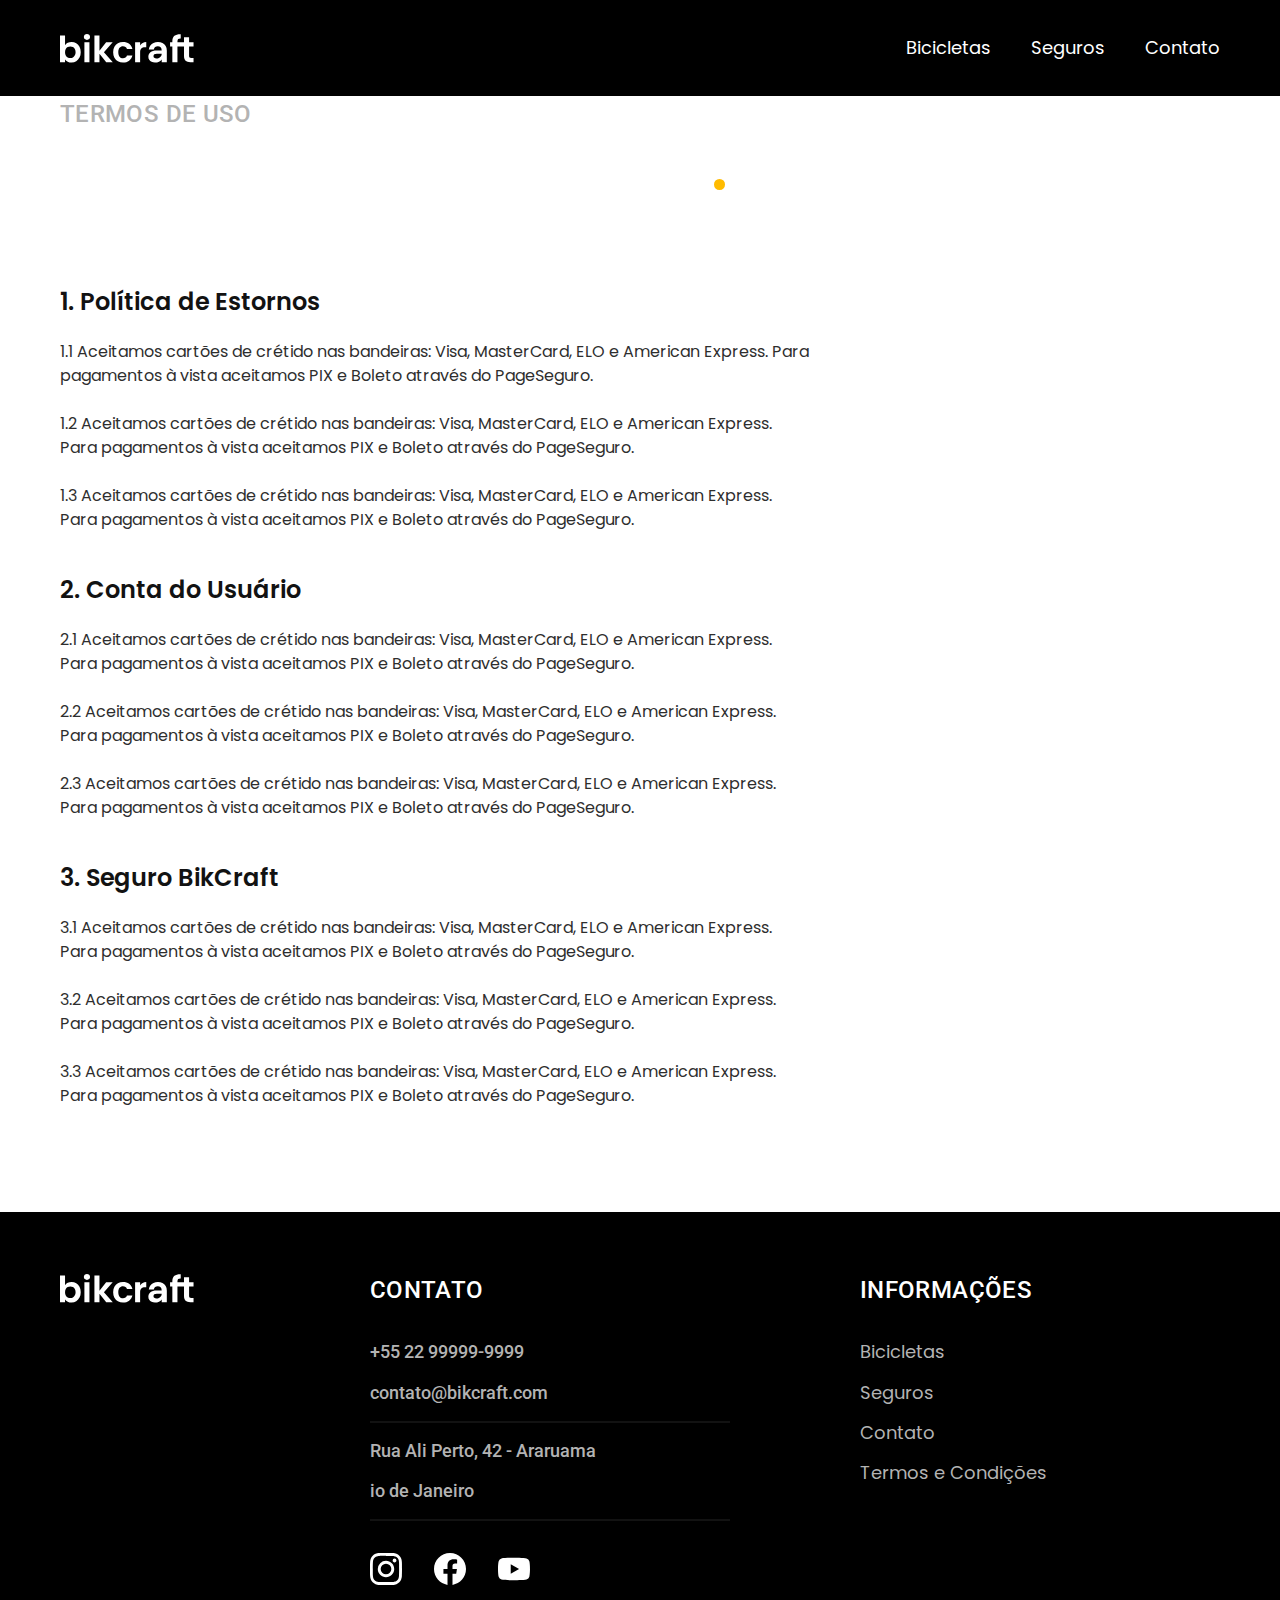
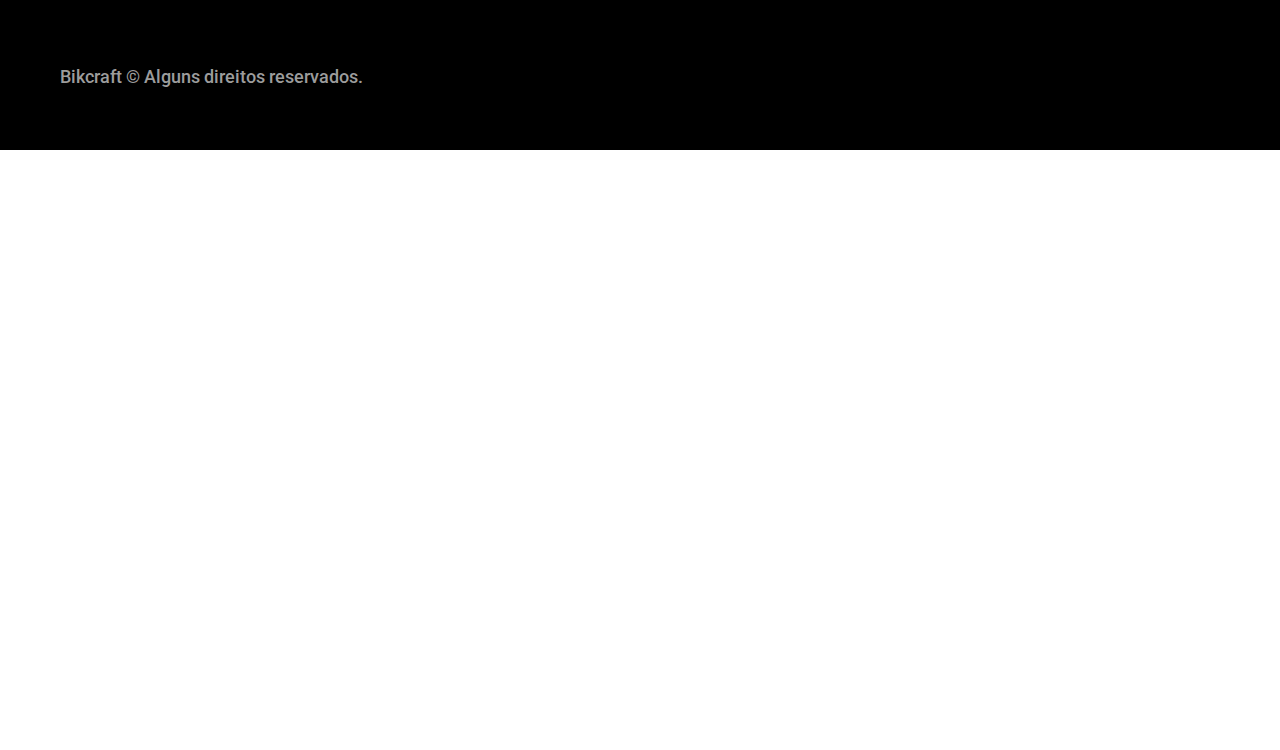
<file: termos.html>
<!DOCTYPE html>
<html lang="pt-br">
  <head>
    <meta charset="UTF-8" />
    <meta http-equiv="X-UA-Compatible" content="IE=edge" />
    <meta name="viewport" content="width=device-width, initial-scale=1.0" />
    <title>Termos e Condições | BikCraft</title>
    <meta name="description" content="Termos e condições." />
    <link rel="icon" href="./Favcoin.svg" type="image/svg+xml">
  <link rel="preload" href="../css/style.css" as="style">
    <link rel="stylesheet" href="../css/style.css" />
    <link rel="preconnect" href="https://fonts.googleapis.com" />
    <link rel="preconnect" href="https://fonts.gstatic.com" crossorigin />
    <link
      href="https://fonts.googleapis.com/css2?family=Merriweather:ital,wght@1,900&family=Poppins:wght@400;600&family=Roboto:wght@400;500&display=swap"
      rel="stylesheet"
    />
  <script>document.documentElement.classList.add('js');</script>
</head>

  <body id="termos">
    <header class="header-bg">
      <div class="header conteiner">
        <a href="../"><img src="../img/bikcraft.svg" alt="BikCraft" /></a>
        <nav aria-label="primaria">
          <ul class="header-menu font-1-m cor-0">
            <li><a href="../bicicletas.html">Bicicletas</a></li>
            <li><a href="../seguros.html">Seguros</a></li>
            <li><a href="../contato.html">Contato</a></li>
          </ul>
        </nav>
      </div>
    </header>
    <main>
      <div class="titulo-bg">
        <div class="titulo conteiner">
          <p class="font-2-l-b cor-5">Termos de uso</p>
          <h1 class="font-1-xxl cor-0">
            termos e condições <span class="cor-p1">.</span>
          </h1>
        </div>
      </div>

      <div class="termos font-1-s cor-10 conteiner">
        <h2 class="font-1-l cor-11">1. Política de Estornos</h2>
        <p>
          1.1 Aceitamos cartões de crétido nas bandeiras: Visa, MasterCard, ELO
          e American Express. Para pagamentos à vista aceitamos PIX e Boleto
          através do PageSeguro.
        </p>
        <p>
          1.2 Aceitamos cartões de crétido nas bandeiras: Visa, MasterCard, ELO
          e American Express. Para pagamentos à vista aceitamos PIX e Boleto
          através do PageSeguro.
        </p>
        <p>
          1.3 Aceitamos cartões de crétido nas bandeiras: Visa, MasterCard, ELO
          e American Express. Para pagamentos à vista aceitamos PIX e Boleto
          através do PageSeguro.
        </p>

        <h2 class="font-1-l cor-11">2. Conta do Usuário</h2>
        <p>
          2.1 Aceitamos cartões de crétido nas bandeiras: Visa, MasterCard, ELO
          e American Express. Para pagamentos à vista aceitamos PIX e Boleto
          através do PageSeguro.
        </p>
        <p>
          2.2 Aceitamos cartões de crétido nas bandeiras: Visa, MasterCard, ELO
          e American Express. Para pagamentos à vista aceitamos PIX e Boleto
          através do PageSeguro.
        </p>
        <p>
          2.3 Aceitamos cartões de crétido nas bandeiras: Visa, MasterCard, ELO
          e American Express. Para pagamentos à vista aceitamos PIX e Boleto
          através do PageSeguro.
        </p>

        <h2 class="font-1-l cor-11">3. Seguro BikCraft</h2>
        <p>
          3.1 Aceitamos cartões de crétido nas bandeiras: Visa, MasterCard, ELO
          e American Express. Para pagamentos à vista aceitamos PIX e Boleto
          através do PageSeguro.
        </p>
        <p>
          3.2 Aceitamos cartões de crétido nas bandeiras: Visa, MasterCard, ELO
          e American Express. Para pagamentos à vista aceitamos PIX e Boleto
          através do PageSeguro.
        </p>
        <p>
          3.3 Aceitamos cartões de crétido nas bandeiras: Visa, MasterCard, ELO
          e American Express. Para pagamentos à vista aceitamos PIX e Boleto
          através do PageSeguro.
        </p>
      </div>
    </main>
    <footer class="footer-bg">
      <div class="footer conteiner">
        <img src="../img/bikcraft.svg" alt="BikCraft" />
        <div class="footer-contato">
          <h3 class="font-2-l-b cor-0">Contato</h3>
          <ul class="font-2-m cor-5">
            <li><a href="tel:+5522999999999">+55 22 99999-9999</a></li>
            <li>
              <a href="mailto:contato@bikcraft.com">contato@bikcraft.com</a>
            </li>
            <li>Rua Ali Perto, 42 - Araruama</li>
            <li>io de Janeiro</li>
          </ul>
          <div class="footer-redes">
            <a href="../">
              <img src="../img/redes/instagram.svg" alt="" />
            </a>
            <a href="../">
              <img src="../img/redes/facebook.svg" alt="" />
            </a>
            <a href="../">
              <img src="../img/redes/youtube.svg" alt="" />
            </a>
          </div>
        </div>
        <div class="foote-informacoes">
          <h3 class="font-2-l-b cor-0">Informações</h3>
          <nav>
            <ul class="font-1-m cor-5">
              <li><a href="../bicicletas.html">Bicicletas</a></li>
              <li><a href="../seguros.html">Seguros</a></li>
              <li><a href="../contato.html">Contato</a></li>
              <li><a href="../termos.html">Termos e Condições</a></li>
            </ul>
          </nav>
        </div>
        <p class="footer-copy font-2-m cor-6">
          Bikcraft © Alguns direitos reservados.
        </p>
      </div>
    </footer>
    <script src="./js/script.js"></script>
</body>
</html>
</file>
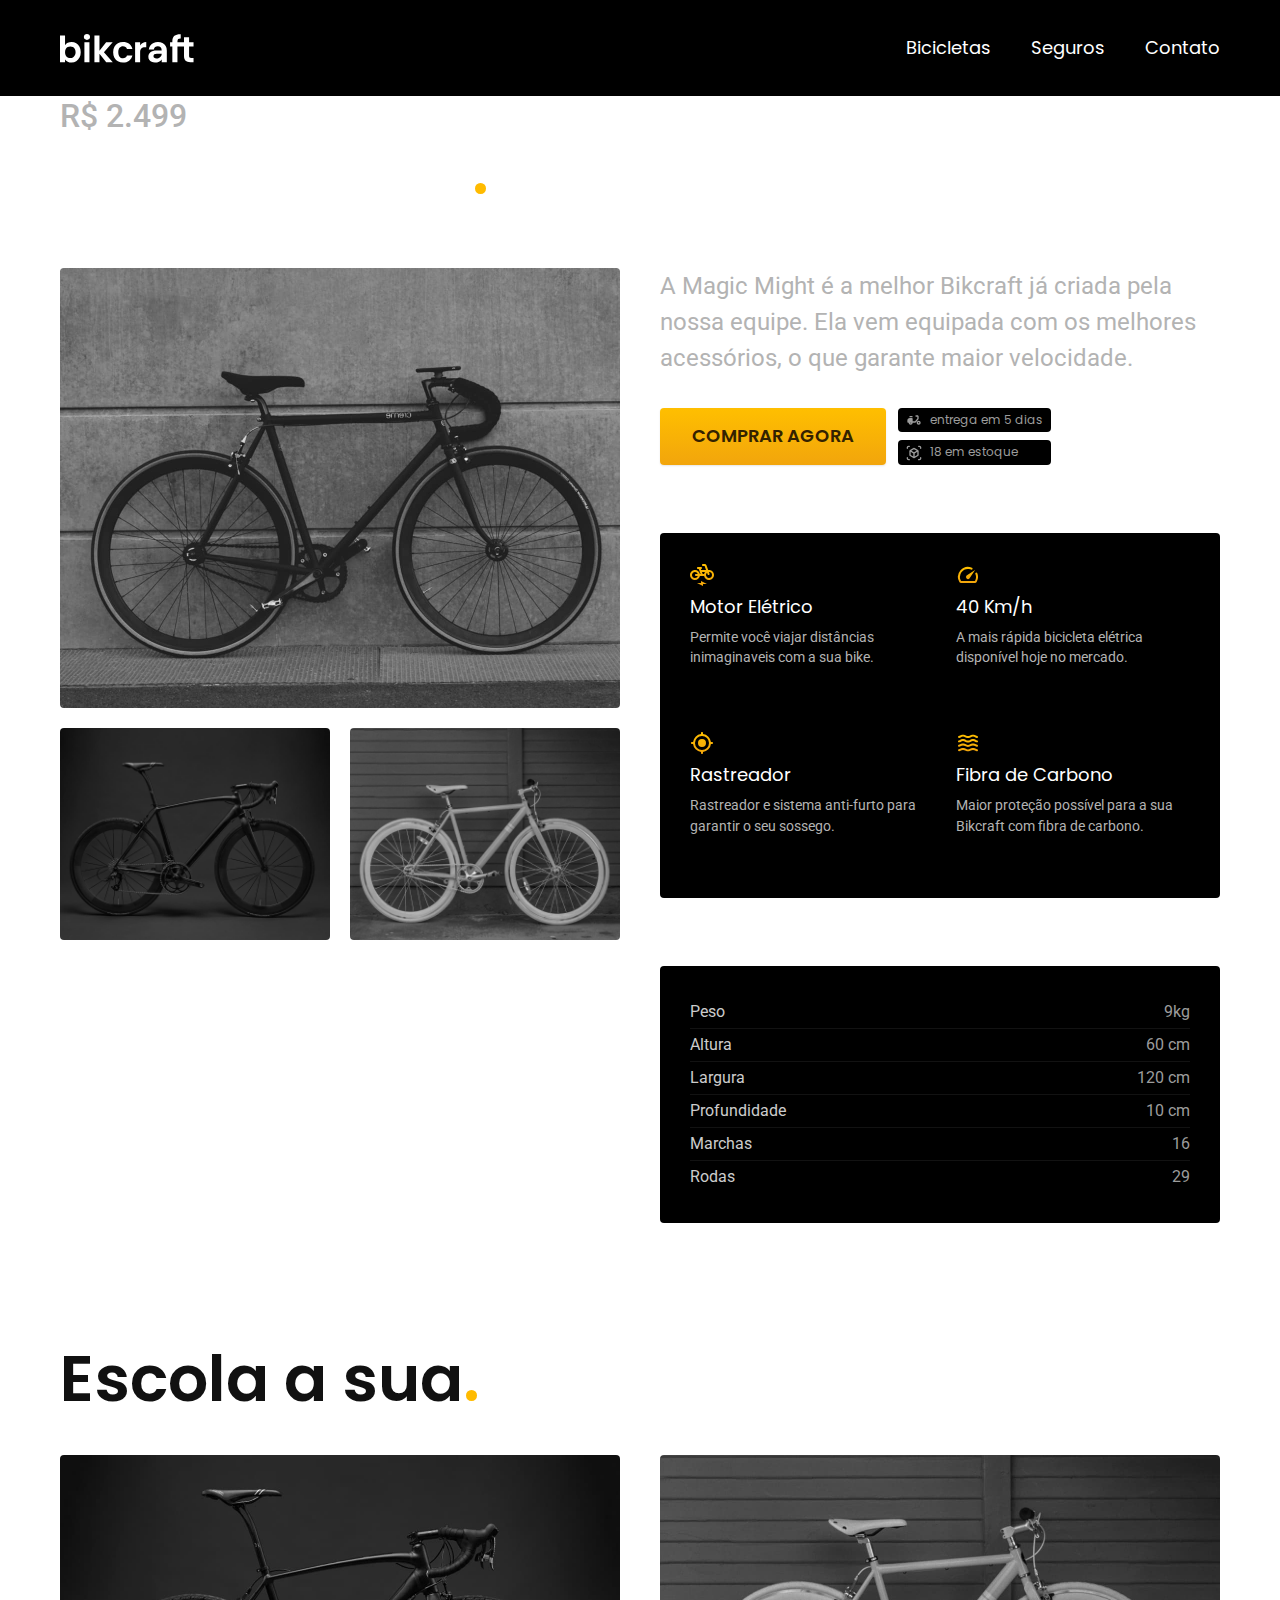
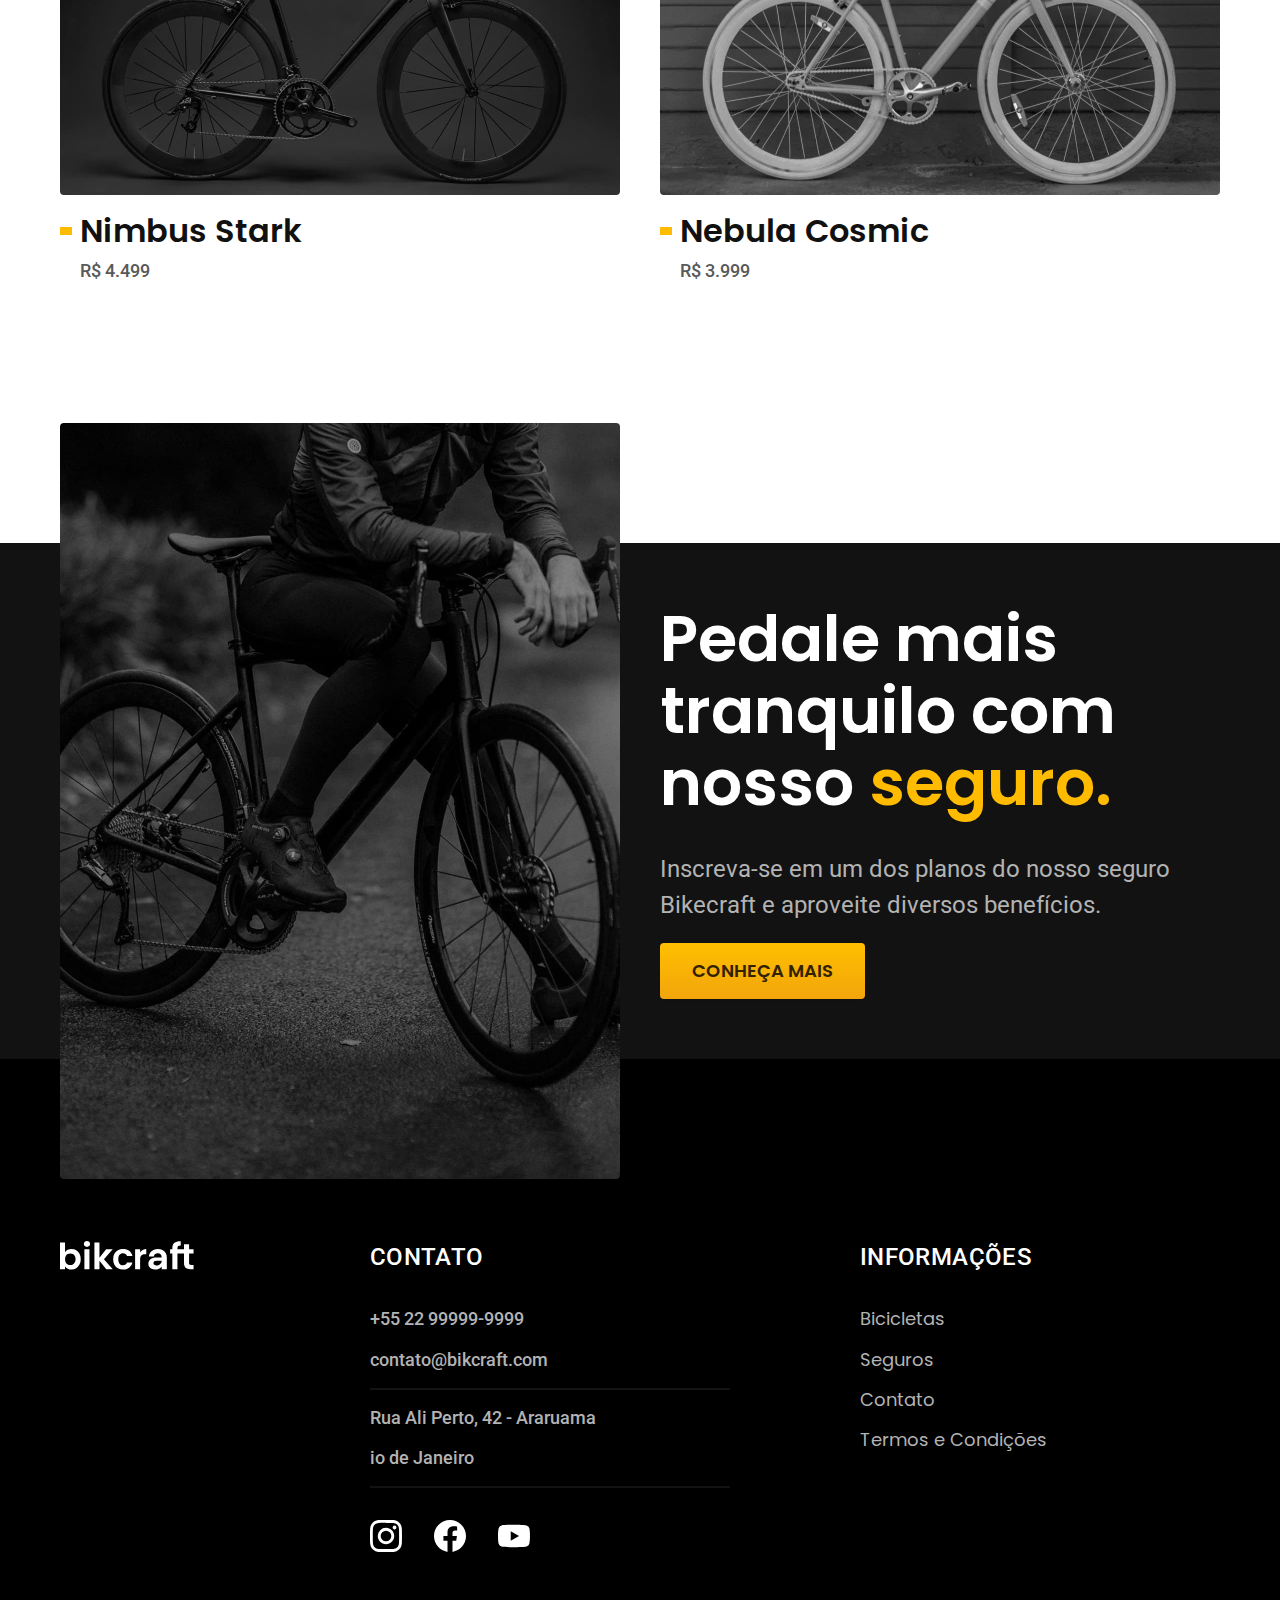
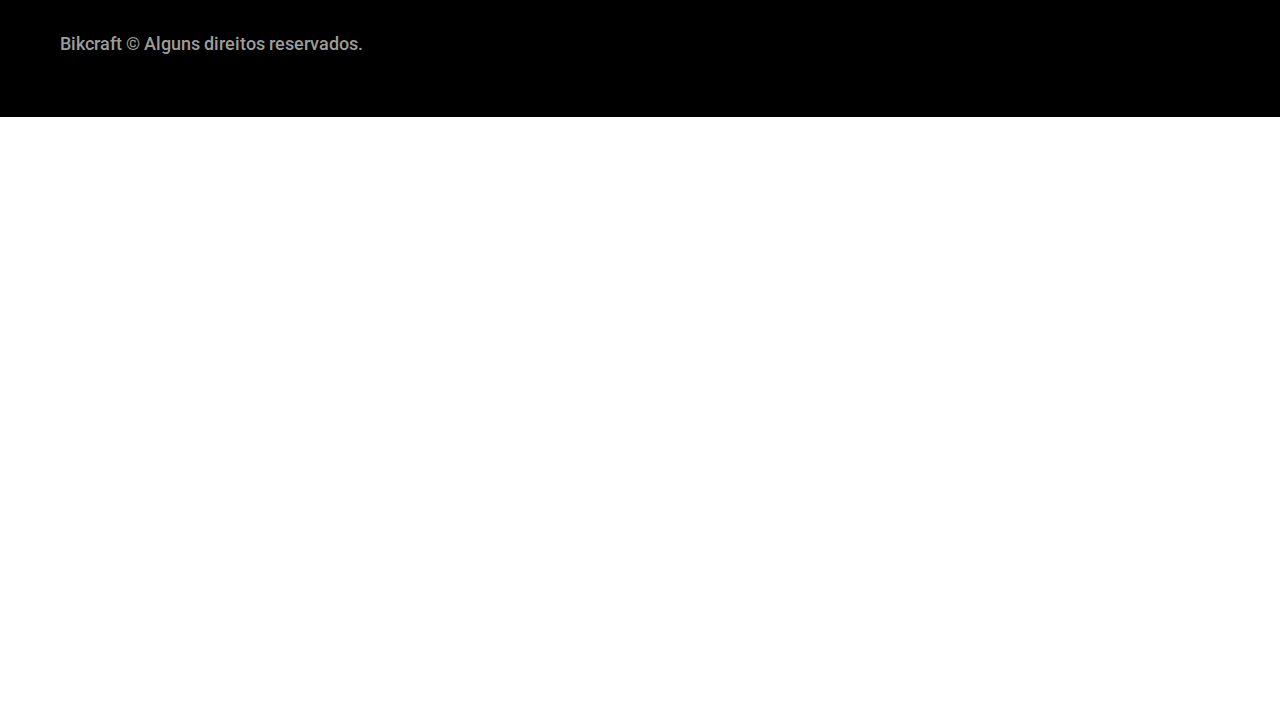
<file: bicicletas/magic.html>
<!DOCTYPE html>
<html lang="pt-br">
  <head>
    <meta charset="UTF-8" />
    <meta http-equiv="X-UA-Compatible" content="IE=edge" />
    <meta name="viewport" content="width=device-width, initial-scale=1.0" />
    <title>Magic | BikCraft</title>
    <meta name="description" content="Termos e condições." />
    <link rel="icon" href="../Favcoin.svg" type="image/svg+xml">
  <link rel="preload" href="../css/style.css" as="style">
    <link rel="stylesheet" href="../css/style.css" />
    <link rel="preconnect" href="https://fonts.googleapis.com" />
    <link rel="preconnect" href="https://fonts.gstatic.com" crossorigin />
    <link
      href="https://fonts.googleapis.com/css2?family=Merriweather:ital,wght@1,900&family=Poppins:wght@400;600&family=Roboto:wght@400;500&display=swap"
      rel="stylesheet"
    />
  <script>document.documentElement.classList.add('js');</script>
</head>

  <body id="bicicleta">
    <header class="header-bg">
      <div class="header conteiner">
        <a href="../"><img src="../img/bikcraft.svg" alt="BikCraft" /></a>
        <nav aria-label="primaria">
          <ul class="header-menu font-1-m cor-0">
            <li><a href="../bicicletas.html">Bicicletas</a></li>
            <li><a href="../seguros.html">Seguros</a></li>
            <li><a href="../contato.html">Contato</a></li>
          </ul>
        </nav>
      </div>
    </header>
    <main class="titulo-bg">
      <div>
        <div class="titulo conteiner">
          <p class="font-2-xl cor-5">R$ 2.499</p>
          <h1 class="font-1-xxl cor-0">
            Magic Might <span class="cor-p1">.</span>
          </h1>
        </div>
      </div>

      <div class="bicicleta conteiner">
        <div class="bicicleta-imagens">
          <img src="../img/bicicleta/nimbus2.jpg" alt="bicicleta 1" />
          <img src="../img/bicicleta/nimbus1.jpg" alt="bicicleta 2" />
          <img src="../img/bicicleta/nimbus3.jpg" alt="bicicleta 3" />
        </div>
        <div class="bicicleta-conteudo">
          <p class="font-2-l cor-5">
            A Magic Might é a melhor Bikcraft já criada pela nossa equipe. Ela
            vem equipada com os melhores acessórios, o que garante maior
            velocidade.
          </p>
          <div class="bicicleta-comprar">
            <a class="botao" href="../orcamento.html?tipo=bikcraft&produto=magic">Comprar Agora</a>
            <span class="font-1-xs cor-6">
              <img src="../img/icones/entrega.svg" alt="" />entrega em 5
              dias</span
            >
            <span class="font-1-xs cor-6">
              <img src="../img/icones/estoque.svg" alt="" />18 em estoque</span
            >
          </div>

          <h2 class="font-1-xs cor-0">Informações</h2>
          <ul class="bicicleta-informacoes">
            <li>
              <img src="../img/icones/eletrica.svg" alt="" />
              <h3 class="font-1-m cor-0">Motor Elétrico</h3>
              <p class="font-2-xs cor-5">
                Permite você viajar distâncias inimaginaveis com a sua bike.
              </p>
            </li>
            <li>
              <img src="../img/icones/velocidade.svg" alt="" />
              <h3 class="font-1-m cor-0">40 Km/h</h3>
              <p class="font-2-xs cor-5">
                A mais rápida bicicleta elétrica disponível hoje no mercado.
              </p>
            </li>
            <li>
              <img src="../img/icones/rastreador.svg" alt="" />
              <h3 class="font-1-m cor-0">Rastreador</h3>
              <p class="font-2-xs cor-5">
                Rastreador e sistema anti-furto para garantir o seu sossego.
              </p>
            </li>
            <li>
              <img src="../img/icones/carbono.svg" alt="" />
              <h3 class="font-1-m cor-0">Fibra de Carbono</h3>
              <p class="font-2-xs cor-5">
                Maior proteção possível para a sua Bikcraft com fibra de
                carbono.
              </p>
            </li>
          </ul>

          <h2 class="font-1-xs cor-0">Ficha técnica</h2>
          <ul class="bicicleta-ficha font-2-s cor-4">
            <li>Peso<span>9kg</span></li>
            <li>Altura<span>60 cm</span></li>
            <li>Largura<span>120 cm</span></li>
            <li>Profundidade<span>10 cm</span></li>
            <li>Marchas<span>16</span></li>
            <li>Rodas<span>29</span></li>
          </ul>
        </div>
      </div>
    </main>

    <article class="bicicletas-lista conteiner">
      <h2 class="font-1-xxl">Escola a sua<span class="cor-p1">.</span></h2>
      <ul>
        <li>
          <a href="./nimbus.html">
            <img src="/img/bicicletas/nimbus.jpg" alt="Bicicleta preta" />
            <h3 class="font-1-xl">Nimbus Stark</h3>
            <span class="font-2-m cor-8">R$ 4.499</span>
          </a>
        </li>
        <li>
          <a href="./nebula.html">
            <img src="/img/bicicletas/nebula.jpg" alt="Bicicleta preta" />
            <h3 class="font-1-xl">Nebula Cosmic</h3>
            <span class="font-2-m cor-8">R$ 3.999</span>
          </a>
        </li>
      </ul>
    </article>

    <article class="seguro-bg">
      <div class="seguro conteiner">
        <div class="seguro-imagem">
          <img
            src="../img/fotos/seguros.jpg"
            alt="Pessoa na bicicleta bikcraft."
          />
        </div>
        <div class="seguro-conteudo">
          <h2 class="font-1-xxl cor-0">
            Pedale mais tranquilo com nosso <span class="cor-p1">seguro.</span>
          </h2>
          <p class="font-2-l cor-5">
            Inscreva-se em um dos planos do nosso seguro Bikecraft e aproveite
            diversos benefícios.
          </p>
          <a class="botao" href="../seguros.html">conheça mais</a>
        </div>
      </div>
    </article>

    <footer class="footer-bg">
      <div class="footer conteiner">
        <img src="../img/bikcraft.svg" alt="BikCraft" />
        <div class="footer-contato">
          <h3 class="font-2-l-b cor-0">Contato</h3>
          <ul class="font-2-m cor-5">
            <li><a href="tel:+5522999999999">+55 22 99999-9999</a></li>
            <li>
              <a href="mailto:contato@bikcraft.com">contato@bikcraft.com</a>
            </li>
            <li>Rua Ali Perto, 42 - Araruama</li>
            <li>io de Janeiro</li>
          </ul>
          <div class="footer-redes">
            <a href="../">
              <img src="../img/redes/instagram.svg" alt="" />
            </a>
            <a href="../">
              <img src="../img/redes/facebook.svg" alt="" />
            </a>
            <a href="../">
              <img src="../img/redes/youtube.svg" alt="" />
            </a>
          </div>
        </div>
        <div class="foote-informacoes">
          <h3 class="font-2-l-b cor-0">Informações</h3>
          <nav>
            <ul class="font-1-m cor-5">
              <li><a href="../bicicletas.html">Bicicletas</a></li>
              <li><a href="../seguros.html">Seguros</a></li>
              <li><a href="../contato.html">Contato</a></li>
              <li><a href="../termos.html">Termos e Condições</a></li>
            </ul>
          </nav>
        </div>
        <p class="footer-copy font-2-m cor-6">
          Bikcraft © Alguns direitos reservados.
        </p>
      </div>
    </footer>
    <script src="../js/script.js"></script>
</body>
</html>
</file>
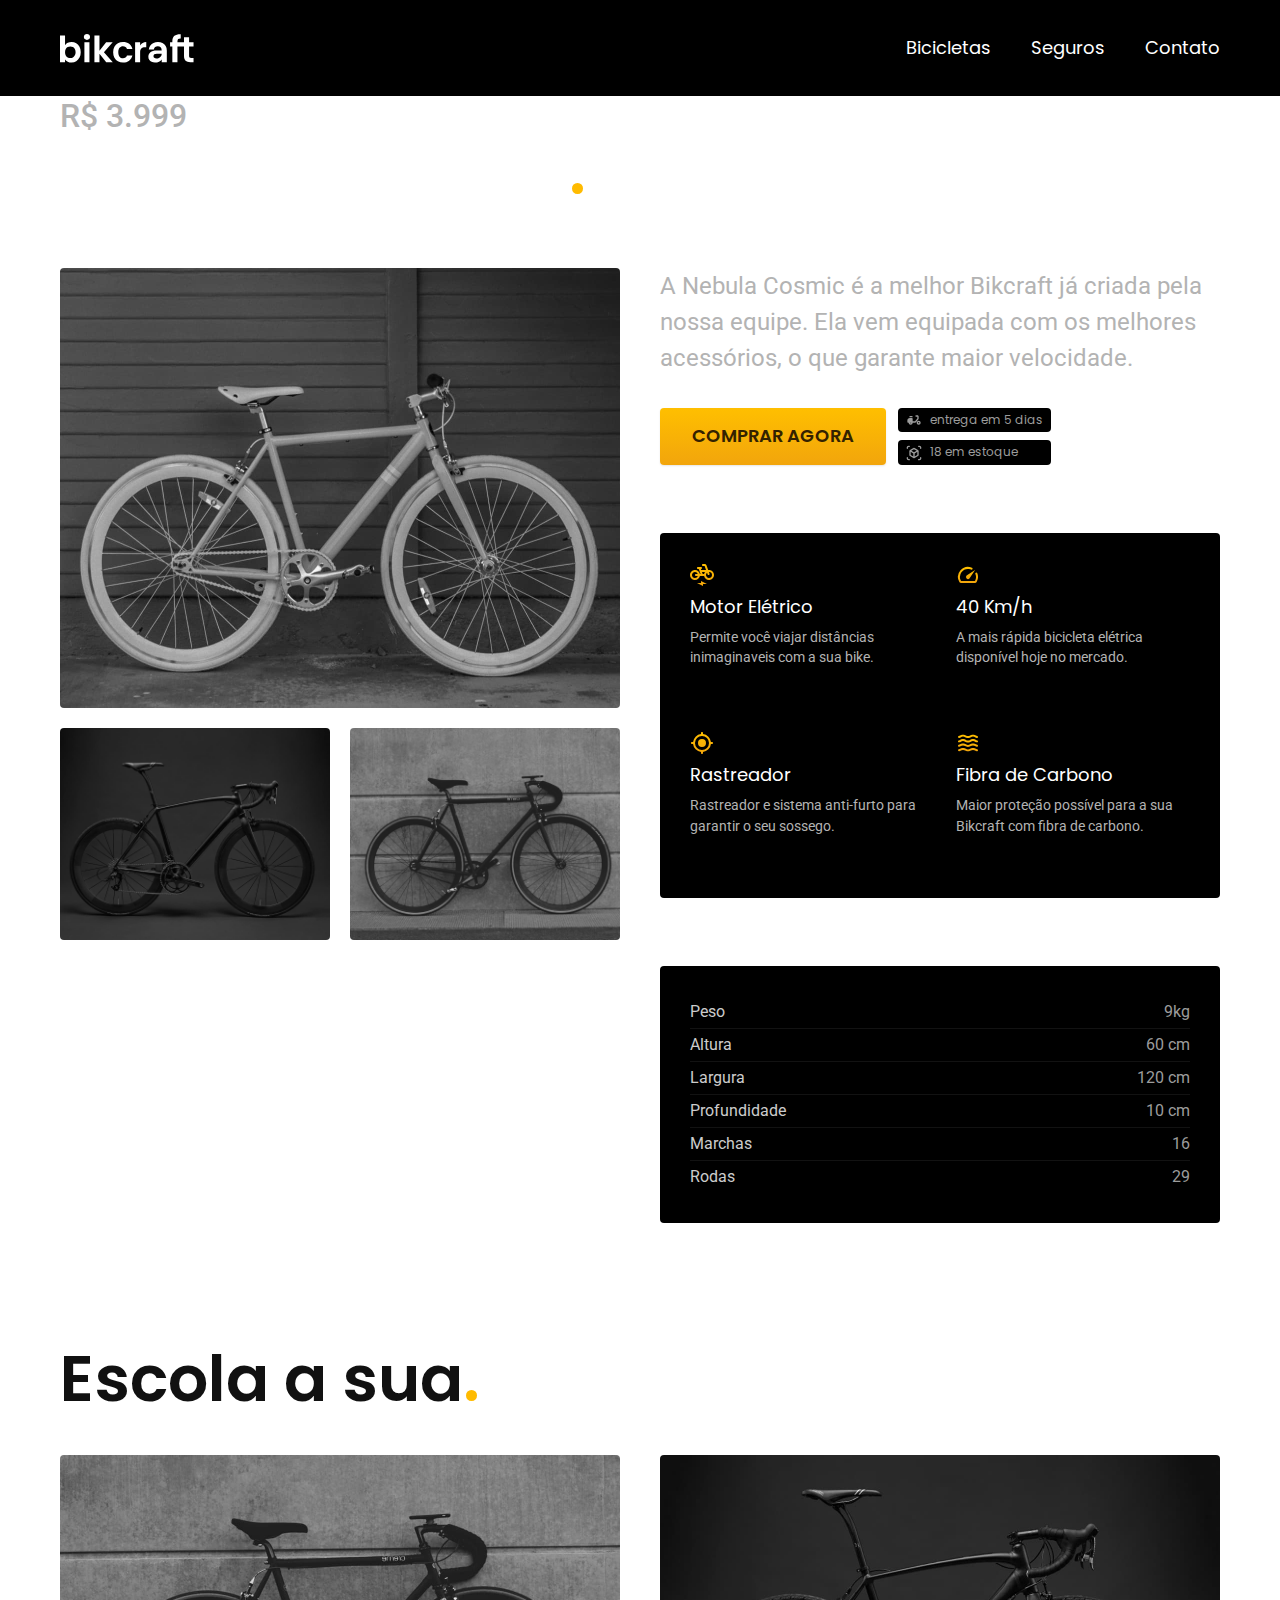
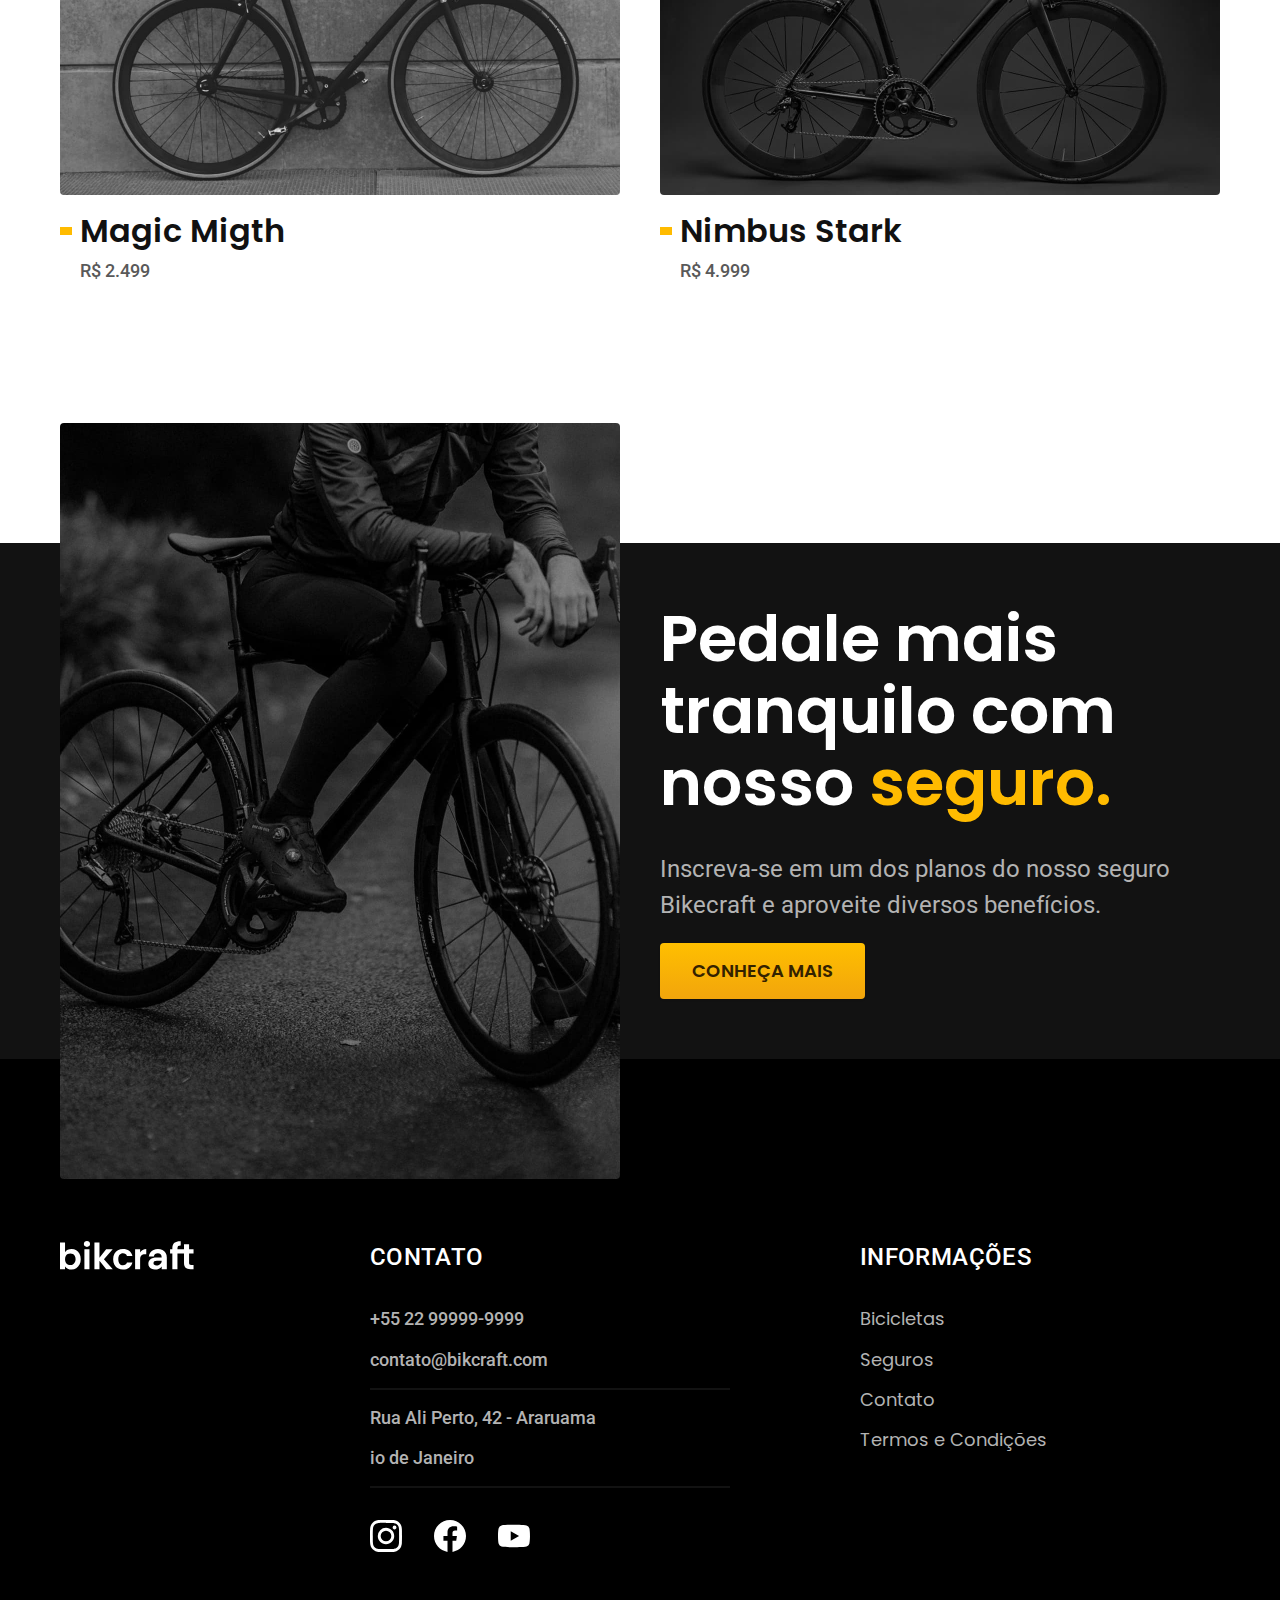
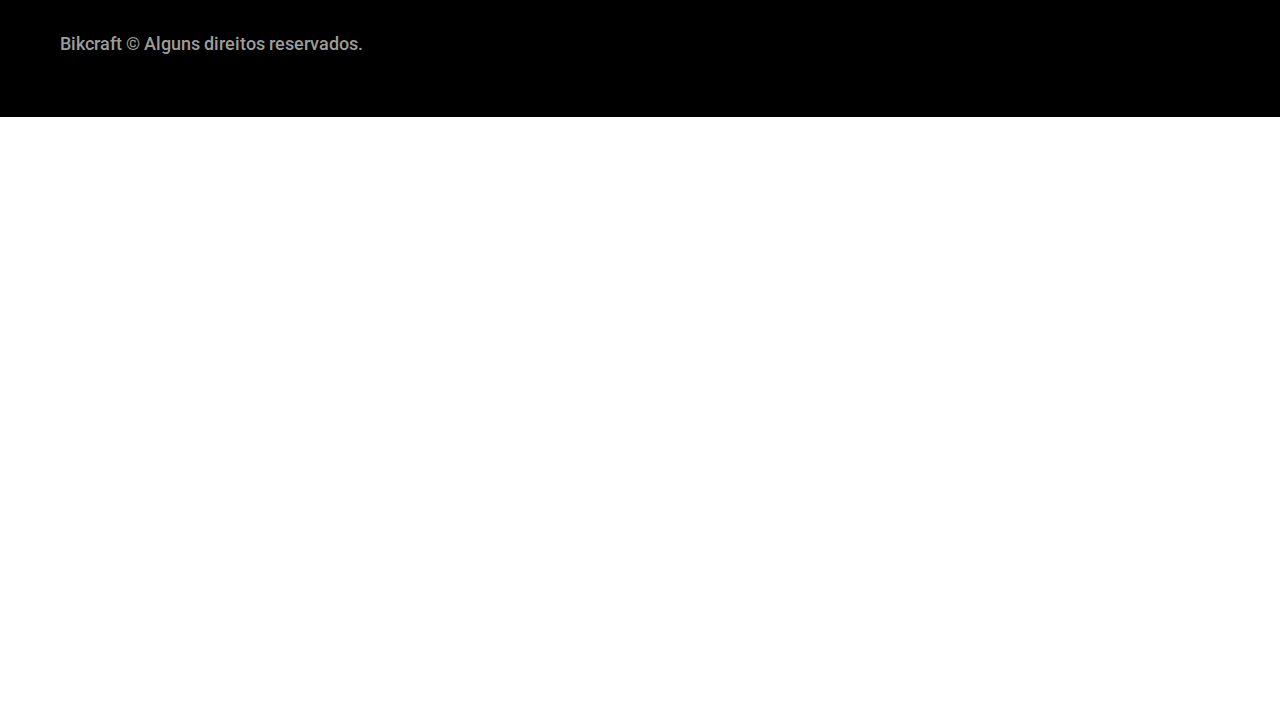
<file: bicicletas/nebula.html>
<!DOCTYPE html>
<html lang="pt-br">
  <head>
    <meta charset="UTF-8" />
    <meta http-equiv="X-UA-Compatible" content="IE=edge" />
    <meta name="viewport" content="width=device-width, initial-scale=1.0" />
    <title>Nebula | BikCraft</title>
    <meta name="description" content="Termos e condições." />
    <link rel="icon" href="../Favcoin.svg" type="image/svg+xml">
  <link rel="preload" href="../css/style.css" as="style">
    <link rel="stylesheet" href="../css/style.css" />
    <link rel="preconnect" href="https://fonts.googleapis.com" />
    <link rel="preconnect" href="https://fonts.gstatic.com" crossorigin />
    <link
      href="https://fonts.googleapis.com/css2?family=Merriweather:ital,wght@1,900&family=Poppins:wght@400;600&family=Roboto:wght@400;500&display=swap"
      rel="stylesheet"
    />
  <script>document.documentElement.classList.add('js');</script>
</head>

  <body id="bicicleta">
    <header class="header-bg">
      <div class="header conteiner">
        <a href="../"><img src="../img/bikcraft.svg" alt="BikCraft" /></a>
        <nav aria-label="primaria">
          <ul class="header-menu font-1-m cor-0">
            <li><a href="../bicicletas.html">Bicicletas</a></li>
            <li><a href="../seguros.html">Seguros</a></li>
            <li><a href="../contato.html">Contato</a></li>
          </ul>
        </nav>
      </div>
    </header>
    <main class="titulo-bg">
      <div>
        <div class="titulo conteiner">
          <p class="font-2-xl cor-5">R$ 3.999</p>
          <h1 class="font-1-xxl cor-0">
            Nebula Cosmic <span class="cor-p1">.</span>
          </h1>
        </div>
      </div>

      <div class="bicicleta conteiner">
        <div class="bicicleta-imagens">
          <img src="../img/bicicleta/nimbus3.jpg" alt="bicicleta 1" />
          <img src="../img/bicicleta/nimbus1.jpg" alt="bicicleta 2" />
          <img src="../img/bicicleta/nimbus2.jpg" alt="bicicleta 3" />
        </div>
        <div class="bicicleta-conteudo">
          <p class="font-2-l cor-5">
            A Nebula Cosmic é a melhor Bikcraft já criada pela nossa equipe. Ela
            vem equipada com os melhores acessórios, o que garante maior
            velocidade.
          </p>
          <div class="bicicleta-comprar">
            <a class="botao" href="../orcamento.html?tipo=bikcraft&produto=nebula">Comprar Agora</a>
            <span class="font-1-xs cor-6">
              <img src="../img/icones/entrega.svg" alt="" />entrega em 5
              dias</span
            >
            <span class="font-1-xs cor-6">
              <img src="../img/icones/estoque.svg" alt="" />18 em estoque</span
            >
          </div>

          <h2 class="font-1-xs cor-0">Informações</h2>
          <ul class="bicicleta-informacoes">
            <li>
              <img src="../img/icones/eletrica.svg" alt="" />
              <h3 class="font-1-m cor-0">Motor Elétrico</h3>
              <p class="font-2-xs cor-5">
                Permite você viajar distâncias inimaginaveis com a sua bike.
              </p>
            </li>
            <li>
              <img src="../img/icones/velocidade.svg" alt="" />
              <h3 class="font-1-m cor-0">40 Km/h</h3>
              <p class="font-2-xs cor-5">
                A mais rápida bicicleta elétrica disponível hoje no mercado.
              </p>
            </li>
            <li>
              <img src="../img/icones/rastreador.svg" alt="" />
              <h3 class="font-1-m cor-0">Rastreador</h3>
              <p class="font-2-xs cor-5">
                Rastreador e sistema anti-furto para garantir o seu sossego.
              </p>
            </li>
            <li>
              <img src="../img/icones/carbono.svg" alt="" />
              <h3 class="font-1-m cor-0">Fibra de Carbono</h3>
              <p class="font-2-xs cor-5">
                Maior proteção possível para a sua Bikcraft com fibra de
                carbono.
              </p>
            </li>
          </ul>

          <h2 class="font-1-xs cor-0">Ficha técnica</h2>
          <ul class="bicicleta-ficha font-2-s cor-4">
            <li>Peso<span>9kg</span></li>
            <li>Altura<span>60 cm</span></li>
            <li>Largura<span>120 cm</span></li>
            <li>Profundidade<span>10 cm</span></li>
            <li>Marchas<span>16</span></li>
            <li>Rodas<span>29</span></li>
          </ul>
        </div>
      </div>
    </main>

    <article class="bicicletas-lista conteiner">
      <h2 class="font-1-xxl">Escola a sua<span class="cor-p1">.</span></h2>
      <ul>
        <li>
          <a href="./magic.html">
            <img src="/img/bicicletas/magic.jpg" alt="Bicicleta preta" />
            <h3 class="font-1-xl">Magic Migth</h3>
            <span class="font-2-m cor-8">R$ 2.499</span>
          </a>
        </li>
        <li>
          <a href="./nimbus.html">
            <img src="/img/bicicletas/nimbus.jpg" alt="Bicicleta preta" />
            <h3 class="font-1-xl">Nimbus Stark</h3>
            <span class="font-2-m cor-8">R$ 4.999</span>
          </a>
        </li>
      </ul>
    </article>

    <article class="seguro-bg">
      <div class="seguro conteiner">
        <div class="seguro-imagem">
          <img
            src="../img/fotos/seguros.jpg"
            alt="Pessoa na bicicleta bikcraft."
          />
        </div>
        <div class="seguro-conteudo">
          <h2 class="font-1-xxl cor-0">
            Pedale mais tranquilo com nosso <span class="cor-p1">seguro.</span>
          </h2>
          <p class="font-2-l cor-5">
            Inscreva-se em um dos planos do nosso seguro Bikecraft e aproveite
            diversos benefícios.
          </p>
          <a class="botao" href="../seguros.html">conheça mais</a>
        </div>
      </div>
    </article>

    <footer class="footer-bg">
      <div class="footer conteiner">
        <img src="../img/bikcraft.svg" alt="BikCraft" />
        <div class="footer-contato">
          <h3 class="font-2-l-b cor-0">Contato</h3>
          <ul class="font-2-m cor-5">
            <li><a href="tel:+5522999999999">+55 22 99999-9999</a></li>
            <li>
              <a href="mailto:contato@bikcraft.com">contato@bikcraft.com</a>
            </li>
            <li>Rua Ali Perto, 42 - Araruama</li>
            <li>io de Janeiro</li>
          </ul>
          <div class="footer-redes">
            <a href="../">
              <img src="../img/redes/instagram.svg" alt="" />
            </a>
            <a href="../">
              <img src="../img/redes/facebook.svg" alt="" />
            </a>
            <a href="../">
              <img src="../img/redes/youtube.svg" alt="" />
            </a>
          </div>
        </div>
        <div class="foote-informacoes">
          <h3 class="font-2-l-b cor-0">Informações</h3>
          <nav>
            <ul class="font-1-m cor-5">
              <li><a href="../bicicletas.html">Bicicletas</a></li>
              <li><a href="../seguros.html">Seguros</a></li>
              <li><a href="../contato.html">Contato</a></li>
              <li><a href="../termos.html">Termos e Condições</a></li>
            </ul>
          </nav>
        </div>
        <p class="footer-copy font-2-m cor-6">
          Bikcraft © Alguns direitos reservados.
        </p>
      </div>
    </footer>
    <script src="../js/script.js"></script>
</body>
</html>
</file>
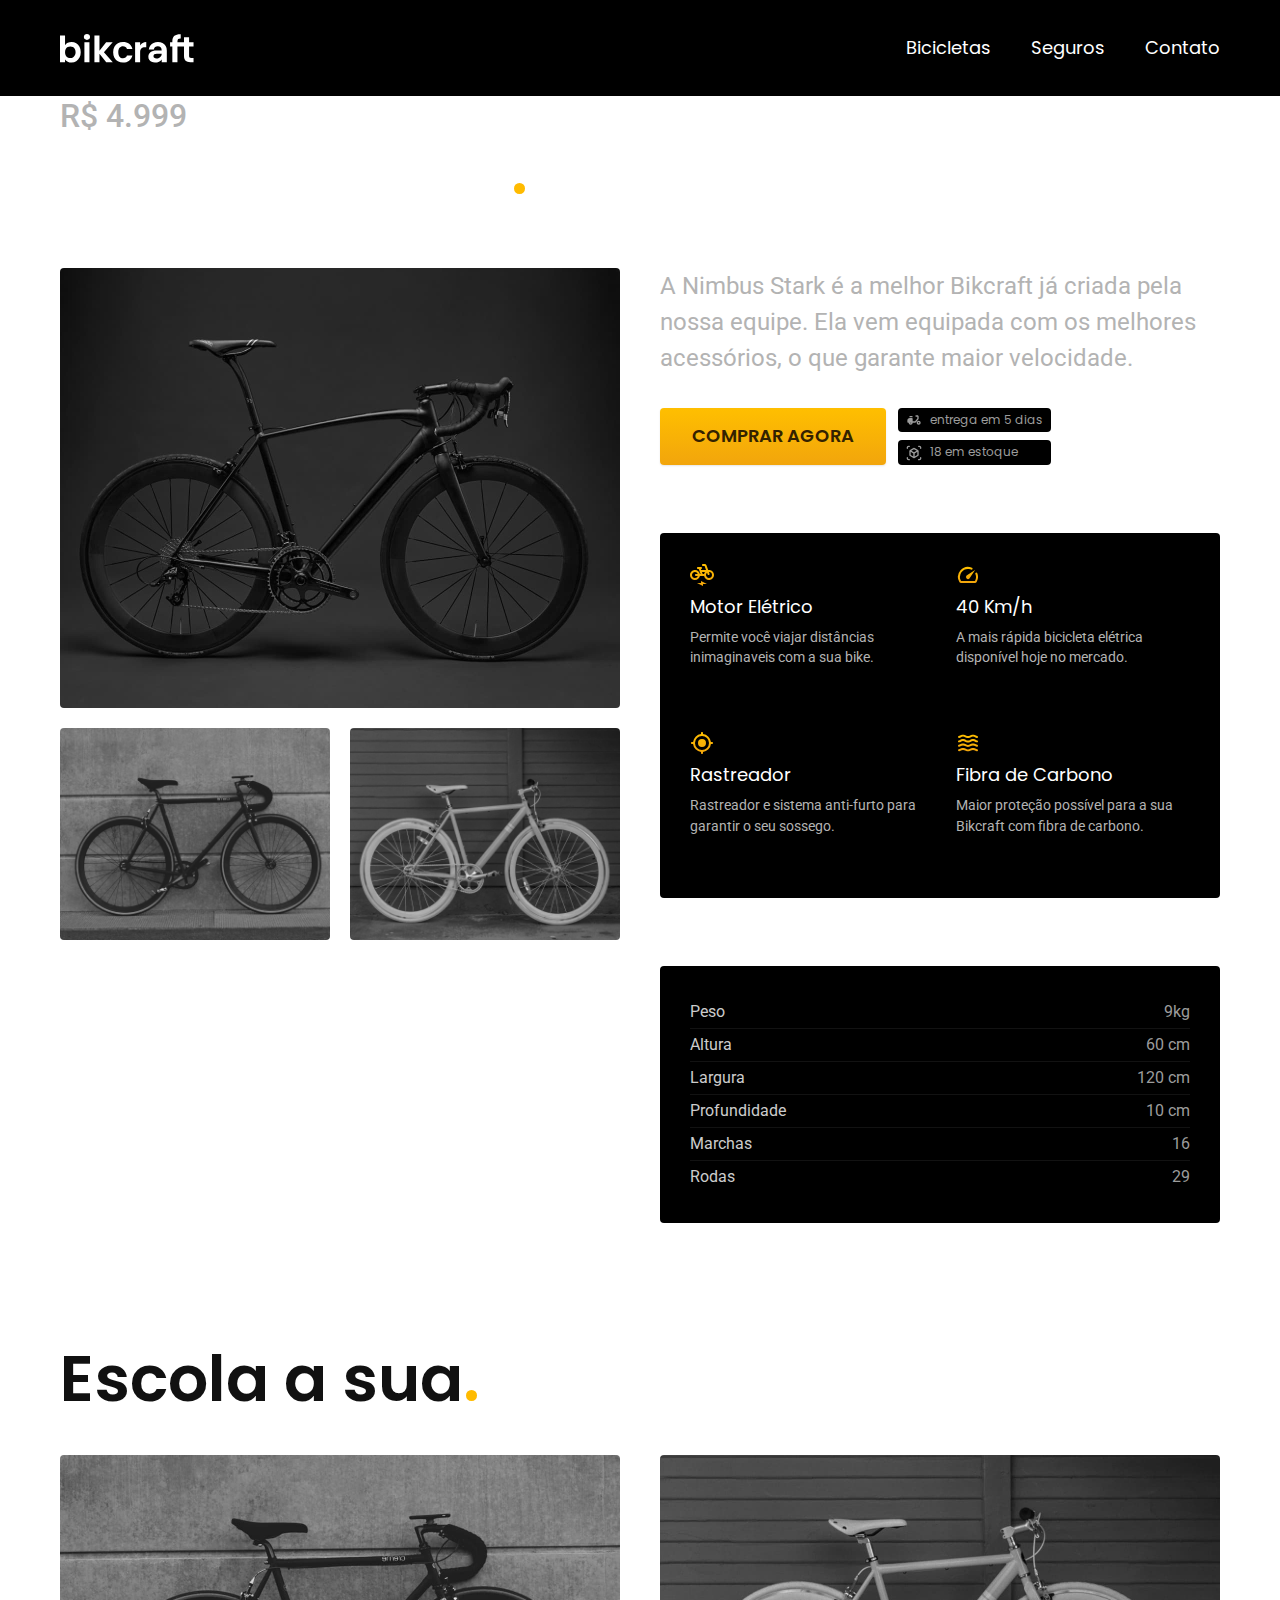
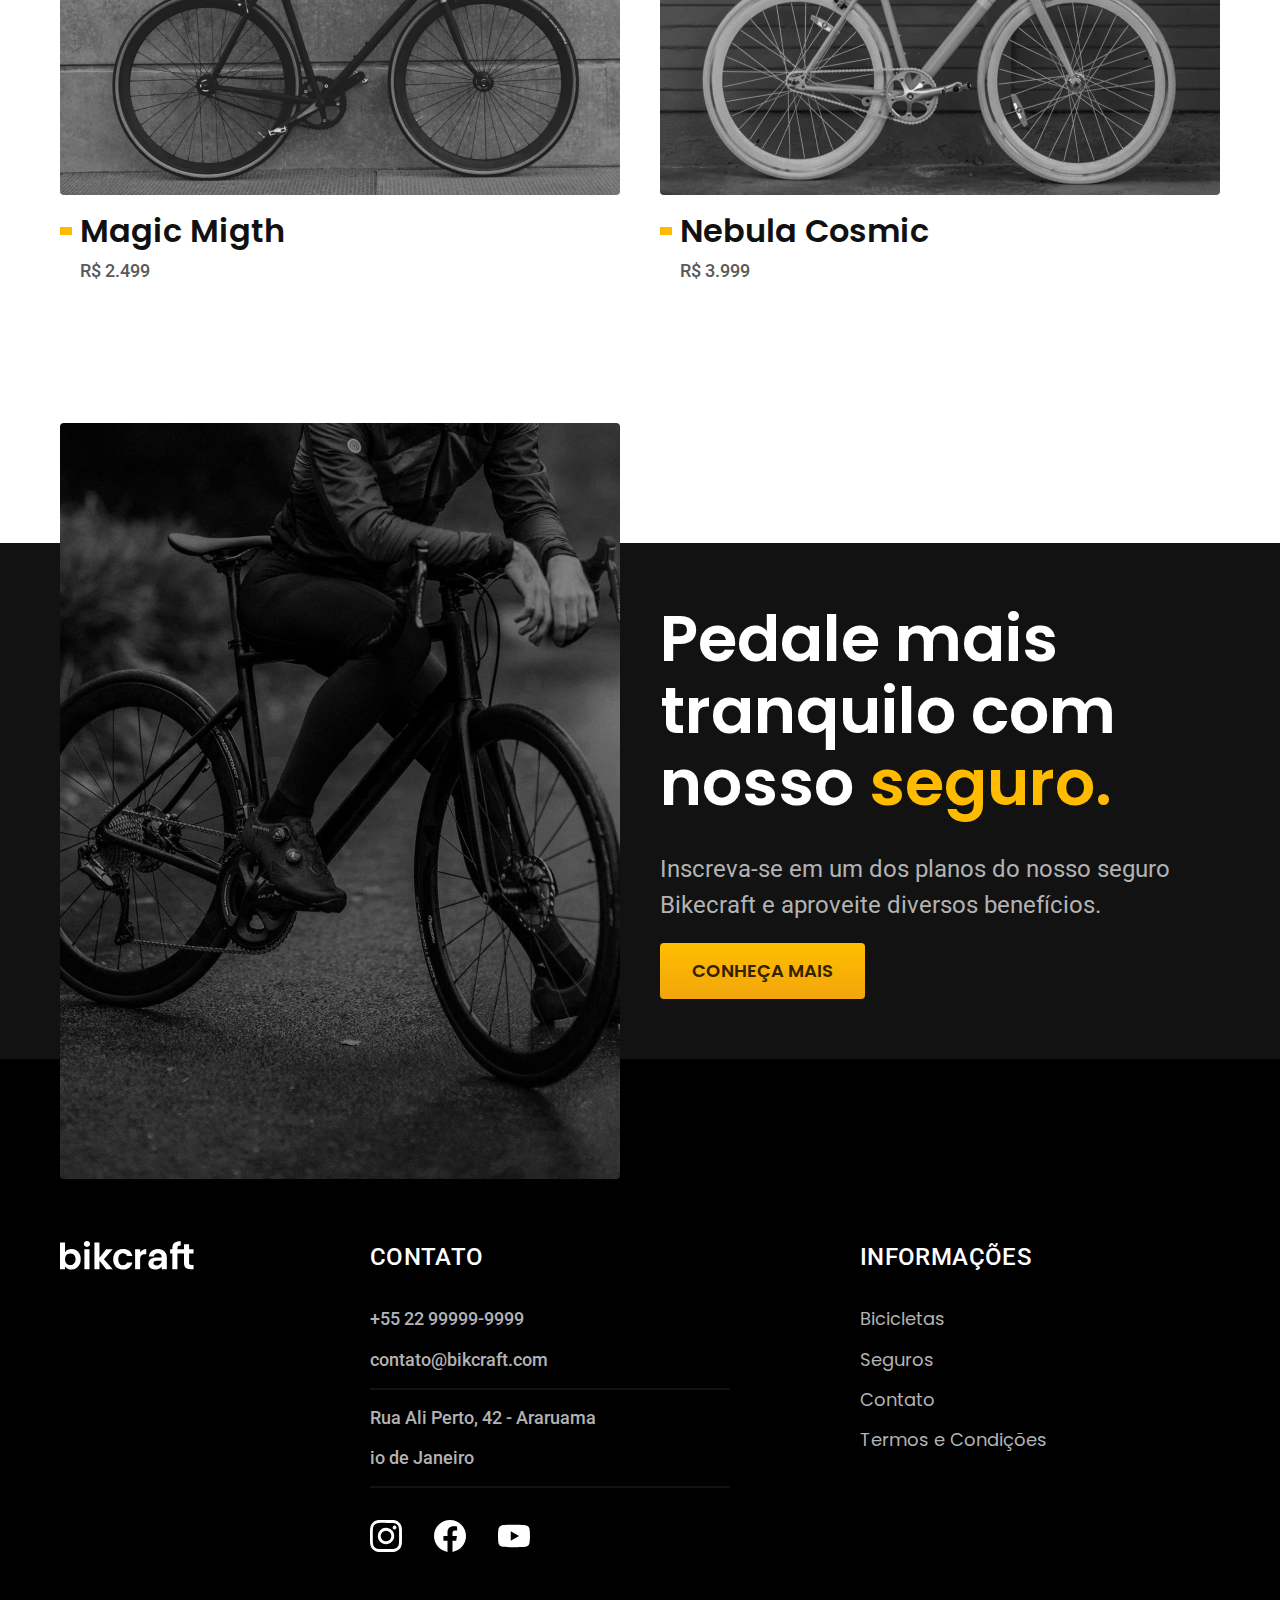
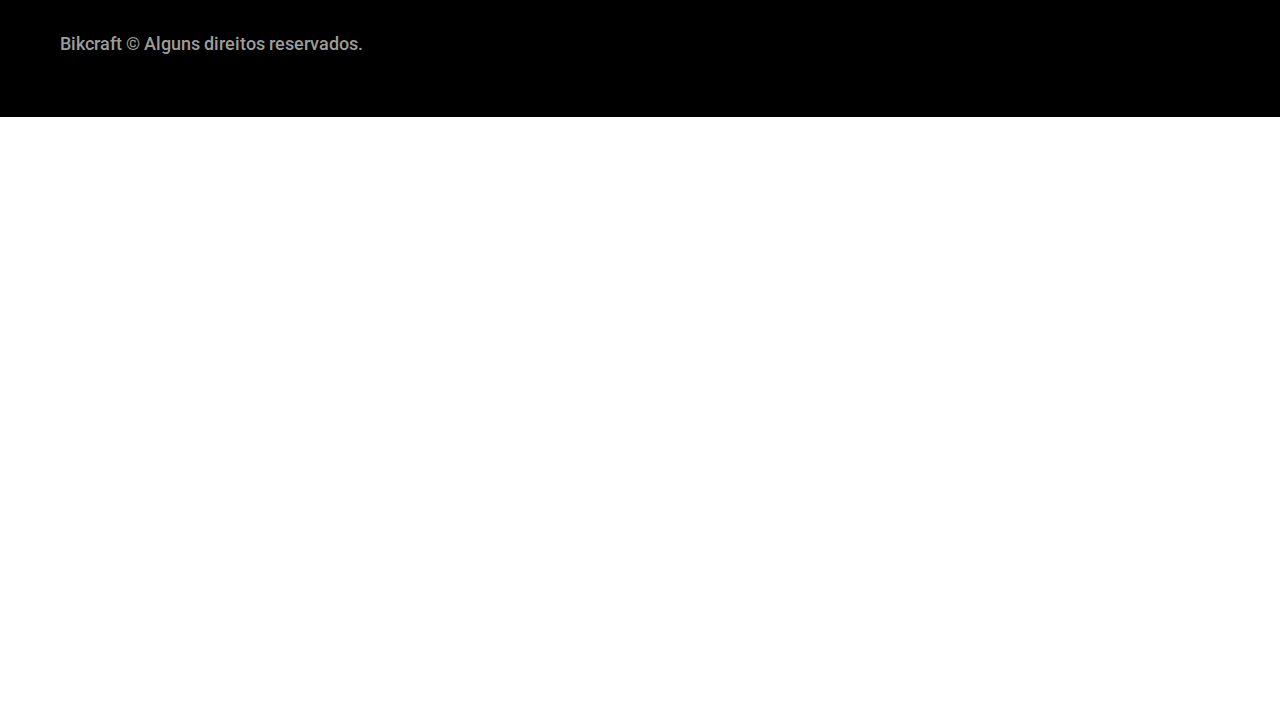
<file: bicicletas/nimbus.html>
<!DOCTYPE html>
<html lang="pt-br">
  <head>
    <meta charset="UTF-8" />
    <meta http-equiv="X-UA-Compatible" content="IE=edge" />
    <meta name="viewport" content="width=device-width, initial-scale=1.0" />
    <title>Nimbus | BikCraft</title>
    <meta name="description" content="Termos e condições." />
    <link rel="icon" href="../Favcoin.svg" type="image/svg+xml">
  <link rel="preload" href="../css/style.css" as="style">
    <link rel="stylesheet" href="../css/style.css" />
    <link rel="preconnect" href="https://fonts.googleapis.com" />
    <link rel="preconnect" href="https://fonts.gstatic.com" crossorigin />
    <link
      href="https://fonts.googleapis.com/css2?family=Merriweather:ital,wght@1,900&family=Poppins:wght@400;600&family=Roboto:wght@400;500&display=swap"
      rel="stylesheet"
    />
  <script>document.documentElement.classList.add('js');</script>
</head>

  <body id="bicicleta">
    <header class="header-bg">
      <div class="header conteiner">
        <a href="../"><img src="../img/bikcraft.svg" alt="BikCraft" /></a>
        <nav aria-label="primaria">
          <ul class="header-menu font-1-m cor-0">
            <li><a href="../bicicletas.html">Bicicletas</a></li>
            <li><a href="../seguros.html">Seguros</a></li>
            <li><a href="../contato.html">Contato</a></li>
          </ul>
        </nav>
      </div>
    </header>
    <main class="titulo-bg">
      <div>
        <div class="titulo conteiner">
          <p class="font-2-xl cor-5">R$ 4.999</p>
          <h1 class="font-1-xxl cor-0">
            Nimbus Stark <span class="cor-p1">.</span>
          </h1>
        </div>
      </div>

      <div class="bicicleta conteiner">
        <div class="bicicleta-imagens">
          <img src="../img/bicicleta/nimbus1.jpg" alt="bicicleta 1" />
          <img src="../img/bicicleta/nimbus2.jpg" alt="bicicleta 2" />
          <img src="../img/bicicleta/nimbus3.jpg" alt="bicicleta 3" />
        </div>
        <div class="bicicleta-conteudo">
          <p class="font-2-l cor-5">
            A Nimbus Stark é a melhor Bikcraft já criada pela nossa equipe. Ela
            vem equipada com os melhores acessórios, o que garante maior
            velocidade.
          </p>
          <div class="bicicleta-comprar">
            <a class="botao" href="../orcamento.html?tipo=bikcraft&produto=nimbus">Comprar Agora</a>
            <span class="font-1-xs cor-6">
              <img src="../img/icones/entrega.svg" alt="" />entrega em 5
              dias</span
            >
            <span class="font-1-xs cor-6">
              <img src="../img/icones/estoque.svg" alt="" />18 em estoque</span
            >
          </div>

          <h2 class="font-1-xs cor-0">Informações</h2>
          <ul class="bicicleta-informacoes">
            <li>
              <img src="../img/icones/eletrica.svg" alt="" />
              <h3 class="font-1-m cor-0">Motor Elétrico</h3>
              <p class="font-2-xs cor-5">
                Permite você viajar distâncias inimaginaveis com a sua bike.
              </p>
            </li>
            <li>
              <img src="../img/icones/velocidade.svg" alt="" />
              <h3 class="font-1-m cor-0">40 Km/h</h3>
              <p class="font-2-xs cor-5">
                A mais rápida bicicleta elétrica disponível hoje no mercado.
              </p>
            </li>
            <li>
              <img src="../img/icones/rastreador.svg" alt="" />
              <h3 class="font-1-m cor-0">Rastreador</h3>
              <p class="font-2-xs cor-5">
                Rastreador e sistema anti-furto para garantir o seu sossego.
              </p>
            </li>
            <li>
              <img src="../img/icones/carbono.svg" alt="" />
              <h3 class="font-1-m cor-0">Fibra de Carbono</h3>
              <p class="font-2-xs cor-5">
                Maior proteção possível para a sua Bikcraft com fibra de
                carbono.
              </p>
            </li>
          </ul>

          <h2 class="font-1-xs cor-0">Ficha técnica</h2>
          <ul class="bicicleta-ficha font-2-s cor-4">
            <li>Peso<span>9kg</span></li>
            <li>Altura<span>60 cm</span></li>
            <li>Largura<span>120 cm</span></li>
            <li>Profundidade<span>10 cm</span></li>
            <li>Marchas<span>16</span></li>
            <li>Rodas<span>29</span></li>
          </ul>
        </div>
      </div>
    </main>

    <article class="bicicletas-lista conteiner">
      <h2 class="font-1-xxl">Escola a sua<span class="cor-p1">.</span></h2>
      <ul>
        <li>
          <a href="./magic.html">
            <img src="/img/bicicletas/magic.jpg" alt="Bicicleta preta" />
            <h3 class="font-1-xl">Magic Migth</h3>
            <span class="font-2-m cor-8">R$ 2.499</span>
          </a>
        </li>
        <li>
          <a href="./nebula.html">
            <img src="/img/bicicletas/nebula.jpg" alt="Bicicleta preta" />
            <h3 class="font-1-xl">Nebula Cosmic</h3>
            <span class="font-2-m cor-8">R$ 3.999</span>
          </a>
        </li>
      </ul>
    </article>

    <article class="seguro-bg">
      <div class="seguro conteiner">
        <div class="seguro-imagem">
          <img
            src="../img/fotos/seguros.jpg"
            alt="Pessoa na bicicleta bikcraft."
          />
        </div>
        <div class="seguro-conteudo">
          <h2 class="font-1-xxl cor-0">
            Pedale mais tranquilo com nosso <span class="cor-p1">seguro.</span>
          </h2>
          <p class="font-2-l cor-5">
            Inscreva-se em um dos planos do nosso seguro Bikecraft e aproveite
            diversos benefícios.
          </p>
          <a class="botao" href="../seguros.html">conheça mais</a>
        </div>
      </div>
    </article>

    <footer class="footer-bg">
      <div class="footer conteiner">
        <img src="../img/bikcraft.svg" alt="BikCraft" />
        <div class="footer-contato">
          <h3 class="font-2-l-b cor-0">Contato</h3>
          <ul class="font-2-m cor-5">
            <li><a href="tel:+5522999999999">+55 22 99999-9999</a></li>
            <li>
              <a href="mailto:contato@bikcraft.com">contato@bikcraft.com</a>
            </li>
            <li>Rua Ali Perto, 42 - Araruama</li>
            <li>io de Janeiro</li>
          </ul>
          <div class="footer-redes">
            <a href="../">
              <img src="../img/redes/instagram.svg" alt="" />
            </a>
            <a href="../">
              <img src="../img/redes/facebook.svg" alt="" />
            </a>
            <a href="../">
              <img src="../img/redes/youtube.svg" alt="" />
            </a>
          </div>
        </div>
        <div class="foote-informacoes">
          <h3 class="font-2-l-b cor-0">Informações</h3>
          <nav>
            <ul class="font-1-m cor-5">
              <li><a href="../bicicletas.html">Bicicletas</a></li>
              <li><a href="../seguros.html">Seguros</a></li>
              <li><a href="../contato.html">Contato</a></li>
              <li><a href="../termos.html">Termos e Condições</a></li>
            </ul>
          </nav>
        </div>
        <p class="footer-copy font-2-m cor-6">
          Bikcraft © Alguns direitos reservados.
        </p>
      </div>
    </footer>
    <script src="../js/script.js"></script>
</body>
</html>
</file>
<file: css/style.css>
@import "./global/global.css";
@import "./utilidades/tipografia.css";
@import "./utilidades/cores.css";
@import "./utilidades/animacao.css";

@import "./global/header.css";
@import "./global/footer.css";

/* Utilidades */
@import "./utilidades/componentes.css";
@import "./utilidades/formulario.css";

/* Home */
@import "./home/introducao.css";
@import "./home/tecnologia.css";
@import "./home/parceiros.css";
@import "./home/depoimento.css";

/* Bicicletas */
@import "./bicicletas/bicicletas-lista.css";
@import "./bicicletas/bicicletas.css";

/* Bicicletaa */
@import "./bicicleta/bicicleta.css";
@import "./bicicleta/seguro.css";

/* Seguros */
@import "./seguros/seguros.css";
@import "./seguros/vantagens.css";
@import "./seguros/perguntas.css";

/* Contato */
@import "./contato/contato.css";
@import "./contato/lojas.css";

/* Orçamento */
@import "./orcamento/orcamento.css";

/* Termos */
@import "./termos/termos.css";
</file>
